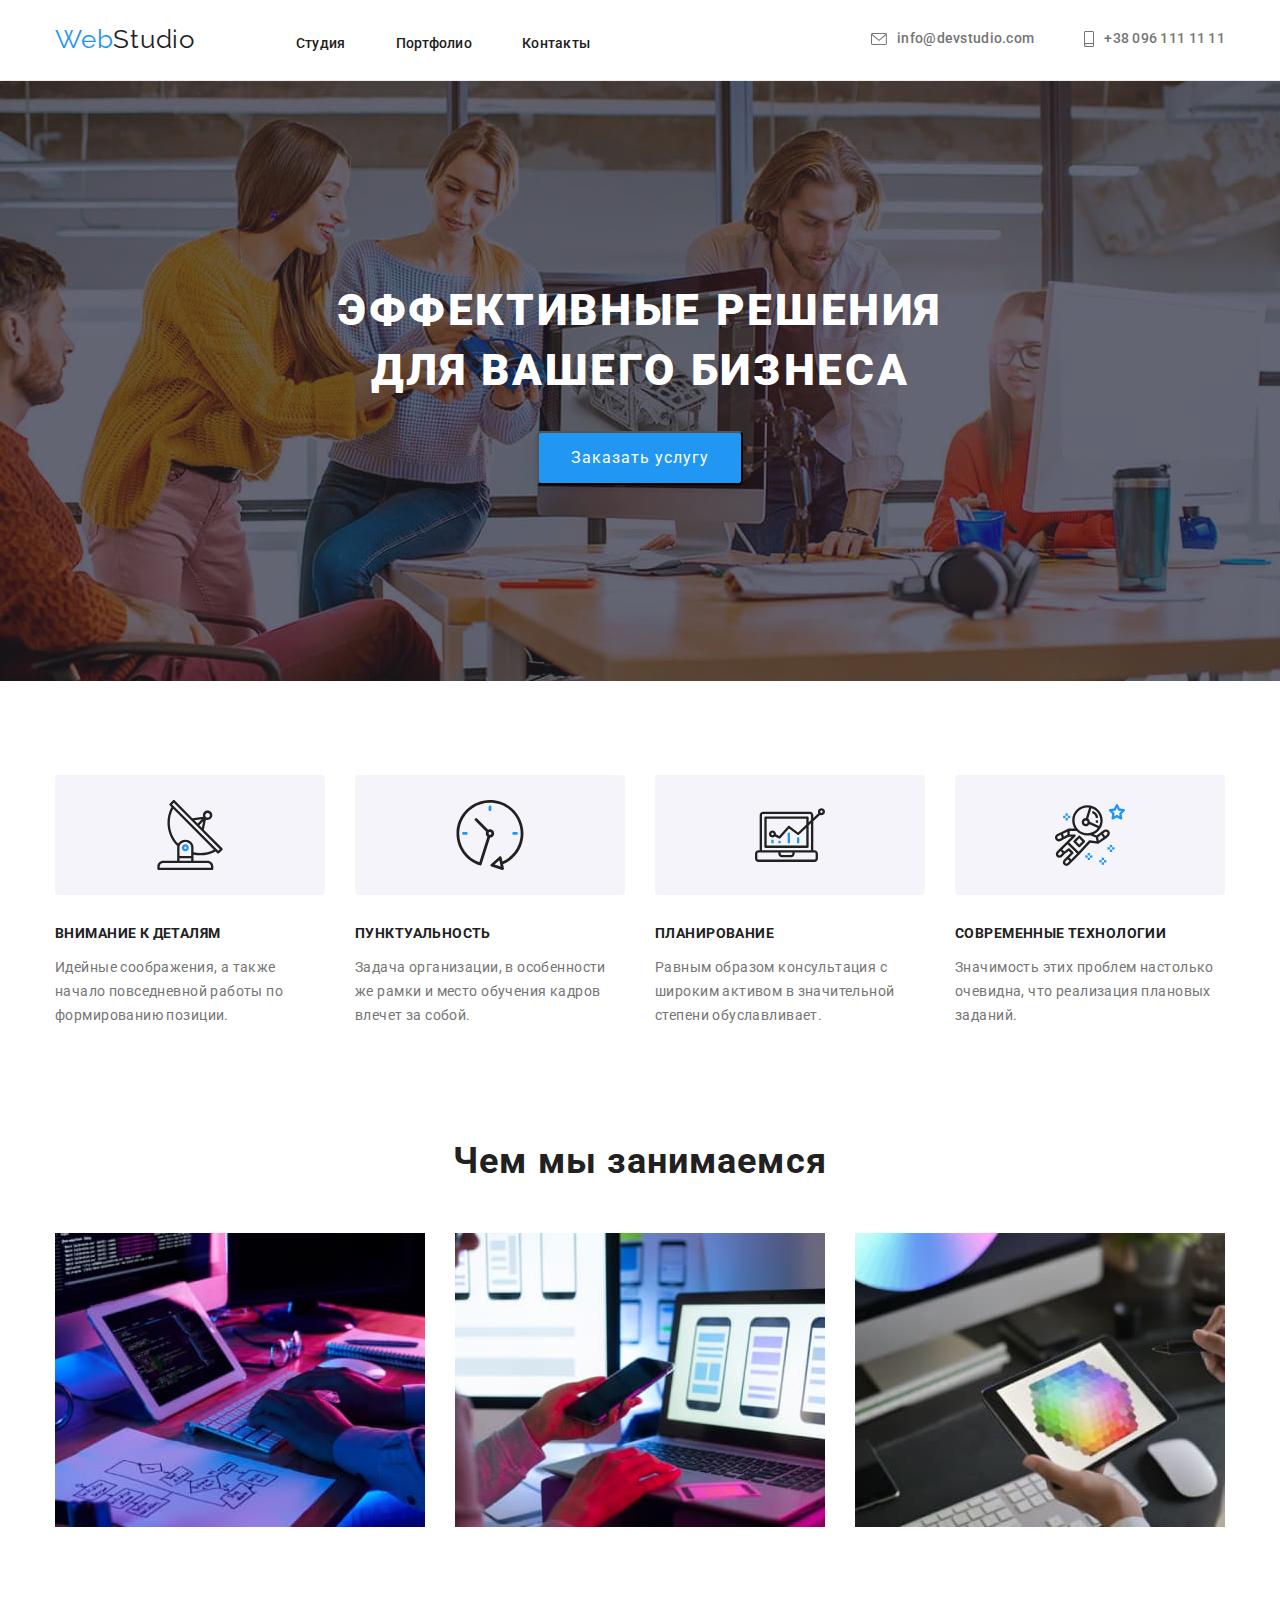
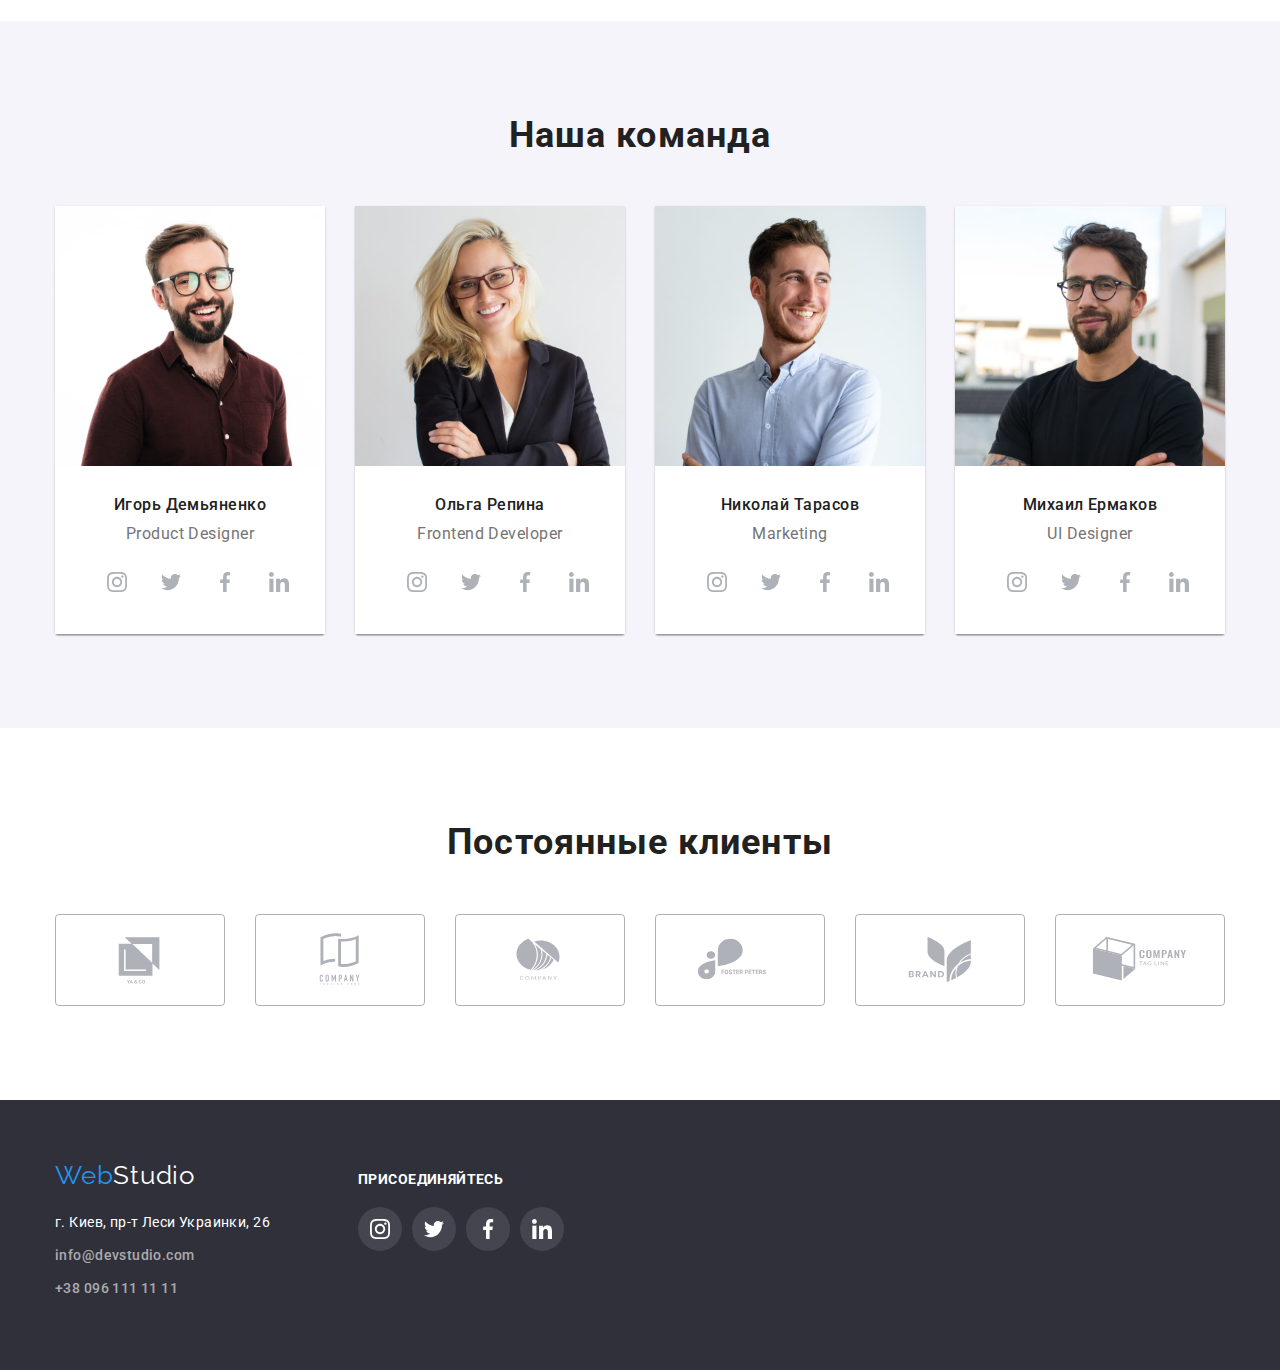
<file: index.html>
<!DOCTYPE html>
<html lang="ru">
  <head>
    <meta charset="UTF-8" />
    <meta http-equiv="X-UA-Compatible" content="IE=edge" />
    <meta name="viewport" content="width=device-width, initial-scale=1.0" />
    <title>WebStudio</title>
    <link
      rel="stylesheet"
      href="https://cdnjs.cloudflare.com/ajax/libs/modern-normalize/1.0.0/modern-normalize.min.css"
    />
    <link rel="preconnect" href="https://fonts.gstatic.com" />
    <link
      href="https://fonts.googleapis.com/css2?family=Raleway:wght@700&family=Roboto:wght@400;500;700;900&display=swap"
      rel="stylesheet"
    />
    <link rel="stylesheet" href="./css/styles.css" />
  </head>

  <body>
    <!--Верхняя линия страницы-->
    <header class="page-header">
      <div class="container">
        <nav class="nav">
          <a href="index.html" class="logo">
            <span class="logo-color">Web</span>Studio
          </a>
          <ul class="site-nav list">
            <li class="link-nav"><a class="link" href="">Студия</a></li>
            <li class="link-nav">
              <a class="link" href="./portfolio.html">Портфолио</a>
            </li>
            <li class="link-nav"><a class="link" href="">Контакты</a></li>
          </ul>
        </nav>
        <ul class="auth-nav list">
          <li class="link-auth">
            <a class="link" href="mailto:info@devstudio.com">
              <svg class="auth-nav-icon" width="16" height="12">
                <use href="./images/icons/sprite.svg#icon-envelope"></use>
              </svg>
              info@devstudio.com</a
            >
          </li>
          <li class="link-auth">
            <a class="link" href="tel:+380961111111">
              <svg class="auth-nav-icon" width="10" height="16">
                <use href="./images/icons/sprite.svg#icon-smartphone"></use>
              </svg>
              +38 096 111 11 11</a
            >
          </li>
        </ul>
      </div>
    </header>
    <main>
      <!--Шапка страницы-->
      <section class="section hero">
        <div class="container hero-content">
          <h1 class="hero-title">ЭФФЕКТИВНЫЕ РЕШЕНИЯ ДЛЯ ВАШЕГО БИЗНЕСА</h1>
          <button type="button" class="hero-btn button">Заказать услугу</button>
        </div>
      </section>

      <section class="section feutures">
        <div class="container">
          <!-- Заголовок в этой секция добавлен для понимания, при оформлении его не будет-->
          <h2 class="feutures-title">Наши особенности</h2>
          <ul class="list feutures-list">
            <li class="feutures-item">
              <div class="feutures-box">
                <svg class="icon-item">
                  <use href="./images/icons/sprite.svg#icon-antenna"></use>
                </svg>
              </div>
              <h3 class="section-title">ВНИМАНИЕ К ДЕТАЛЯМ</h3>
              <p class="section-text">
                Идейные соображения, а также начало повседневной работы по
                формированию позиции.
              </p>
            </li>
            <li class="feutures-item">
              <div class="feutures-box">
                <svg class="icon-item">
                  <use href="./images/icons/sprite.svg#icon-clock"></use>
                </svg>
              </div>
              <h3 class="section-title">ПУНКТУАЛЬНОСТЬ</h3>
              <p class="section-text">
                Задача организации, в особенности же рамки и место обучения
                кадров влечет за собой.
              </p>
            </li>
            <li class="feutures-item">
              <div class="feutures-box">
                <svg class="icon-item">
                  <use href="./images/icons/sprite.svg#icon-diagram"></use>
                </svg>
              </div>
              <h3 class="section-title">ПЛАНИРОВАНИЕ</h3>
              <p class="section-text">
                Равным образом консультация с широким активом в значительной
                степени обуславливает.
              </p>
            </li>
            <li class="feutures-item">
              <div class="feutures-box">
                <svg class="icon-item">
                  <use
                    href="./images/icons/sprite.svg#icon-astronaut"
                    width="70"
                    height="70"
                  ></use>
                </svg>
              </div>
              <h3 class="section-title">СОВРЕМЕННЫЕ ТЕХНОЛОГИИ</h3>
              <p class="section-text">
                Значимость этих проблем настолько очевидна, что реализация
                плановых заданий.
              </p>
            </li>
          </ul>
        </div>
      </section>
      <!--Чем занимается студия-->
      <section class="section work">
        <div class="container">
          <h2 class="work-title">Чем мы занимаемся</h2>
          <ul class="list work-list">
            <li class="work-img">
              <img
                src="./images/boxes/box1.jpg"
                width="370"
                alt="Набор текста на клавиатуре"
              />
            </li>
            <li class="work-img">
              <img
                src="./images/boxes/box2.jpg"
                width="370"
                alt="Телефон в руках"
              />
            </li>
            <li class="work-img">
              <img
                src="./images/boxes/box3.jpg"
                width="370"
                alt="Планшет в руках"
              />
            </li>
          </ul>
        </div>
      </section>
      <!--Team section-->
      <section class="section team">
        <div class="container">
          <!--Команда-->
          <h2 class="team-section">Наша команда</h2>
          <ul class="team-list list">
            <li class="team-img">
              <img
                src="./images/team/ProductDesigner.jpg"
                width="270"
                alt="Игорь Демьяненко"
              />
              <div class="team-name">
                <h3 class="team-title">Игорь Демьяненко</h3>
                <p lang="en" class="team-text">Product Designer</p>
                <ul class="social-icons">
                  <li class="social-icons-item">
                    <a
                      href="https://instagram.com"
                      class="social-icons-link"
                      target="_blank"
                      rel="noopener noreferrer"
                    >
                      <svg class="social-icons-svg">
                        <use
                          href="./images/icons/sprite.svg#icon-instagram"
                        ></use>
                      </svg>
                    </a>
                  </li>
                  <li class="social-icons-item">
                    <a
                      href="https://twitter.com"
                      class="social-icons-link"
                      target="_blank"
                      rel="noopener noreferrer"
                    >
                      <svg class="social-icons-svg">
                        <use
                          href="./images/icons/sprite.svg#icon-twitter"
                        ></use>
                      </svg>
                    </a>
                  </li>
                  <li class="social-icons-item">
                    <a
                      href="https://facebook.com"
                      class="social-icons-link"
                      target="_blank"
                      rel="noopener noreferrer"
                    >
                      <svg class="social-icons-svg">
                        <use
                          href="./images/icons/sprite.svg#icon-facebook"
                        ></use>
                      </svg>
                    </a>
                  </li>
                  <li class="social-icons-item">
                    <a
                      href="https://linkedin.com"
                      class="social-icons-link"
                      target="_blank"
                      rel="noopener noreferrer"
                    >
                      <svg class="social-icons-svg">
                        <use
                          href="./images/icons/sprite.svg#icon-linkedin"
                        ></use>
                      </svg>
                    </a>
                  </li>
                </ul>
              </div>
            </li>
            <li class="team-img">
              <img
                src="./images/team/FrontendDeveloper.jpg"
                width="270"
                alt="Ольга Репина"
              />
              <div class="team-name">
                <h3 class="team-title">Ольга Репина</h3>
                <p lang="en" class="team-text">Frontend Developer</p>
                <ul class="social-icons">
                  <li class="social-icons-item">
                    <a
                      href="https://instagram.com"
                      class="social-icons-link"
                      target="_blank"
                      rel="noopener noreferrer"
                    >
                      <svg class="social-icons-svg">
                        <use
                          href="./images/icons/sprite.svg#icon-instagram"
                        ></use>
                      </svg>
                    </a>
                  </li>
                  <li class="social-icons-item">
                    <a
                      href="https://twitter.com"
                      class="social-icons-link"
                      target="_blank"
                      rel="noopener noreferrer"
                    >
                      <svg class="social-icons-svg">
                        <use
                          href="./images/icons/sprite.svg#icon-twitter"
                        ></use>
                      </svg>
                    </a>
                  </li>
                  <li class="social-icons-item">
                    <a
                      href="https://facebook.com"
                      class="social-icons-link"
                      target="_blank"
                      rel="noopener noreferrer"
                    >
                      <svg class="social-icons-svg">
                        <use
                          href="./images/icons/sprite.svg#icon-facebook"
                        ></use>
                      </svg>
                    </a>
                  </li>
                  <li class="social-icons-item">
                    <a
                      href="https://linkedin.com"
                      class="social-icons-link"
                      target="_blank"
                      rel="noopener noreferrer"
                    >
                      <svg class="social-icons-svg">
                        <use
                          href="./images/icons/sprite.svg#icon-linkedin"
                        ></use>
                      </svg>
                    </a>
                  </li>
                </ul>
              </div>
            </li>
            <li class="team-img">
              <img
                src="./images/team/Marketing.jpg"
                width="270"
                alt="Николай Тарасов"
              />
              <div class="team-name">
                <h3 class="team-title">Николай Тарасов</h3>
                <p lang="en" class="team-text">Marketing</p>
                <ul class="social-icons">
                  <li class="social-icons-item">
                    <a
                      href="https://instagram.com"
                      class="social-icons-link"
                      target="_blank"
                      rel="noopener noreferrer"
                    >
                      <svg class="social-icons-svg">
                        <use
                          href="./images/icons/sprite.svg#icon-instagram"
                        ></use>
                      </svg>
                    </a>
                  </li>
                  <li class="social-icons-item">
                    <a
                      href="https://twitter.com"
                      class="social-icons-link"
                      target="_blank"
                      rel="noopener noreferrer"
                    >
                      <svg class="social-icons-svg">
                        <use
                          href="./images/icons/sprite.svg#icon-twitter"
                        ></use>
                      </svg>
                    </a>
                  </li>
                  <li class="social-icons-item">
                    <a
                      href="https://facebook.com"
                      class="social-icons-link"
                      target="_blank"
                      rel="noopener noreferrer"
                    >
                      <svg class="social-icons-svg">
                        <use
                          href="./images/icons/sprite.svg#icon-facebook"
                        ></use>
                      </svg>
                    </a>
                  </li>
                  <li class="social-icons-item">
                    <a
                      href="https://linkedin.com"
                      class="social-icons-link"
                      target="_blank"
                      rel="noopener noreferrer"
                    >
                      <svg class="social-icons-svg">
                        <use
                          href="./images/icons/sprite.svg#icon-linkedin"
                        ></use>
                      </svg>
                    </a>
                  </li>
                </ul>
              </div>
            </li>
            <li class="team-img">
              <img
                src="./images/team/UIDesigner.jpg"
                width="270"
                alt="Михаил Ермаков"
              />
              <div class="team-name">
                <h3 class="team-title">Михаил Ермаков</h3>
                <p lang="en" class="team-text">UI Designer</p>
                <ul class="social-icons">
                  <li class="social-icons-item">
                    <a
                      href="https://instagram.com"
                      class="social-icons-link"
                      target="_blank"
                      rel="noopener noreferrer"
                    >
                      <svg class="social-icons-svg">
                        <use
                          href="./images/icons/sprite.svg#icon-instagram"
                        ></use>
                      </svg>
                    </a>
                  </li>
                  <li class="social-icons-item">
                    <a
                      href="https://twitter.com"
                      class="social-icons-link"
                      target="_blank"
                      rel="noopener noreferrer"
                    >
                      <svg class="social-icons-svg">
                        <use
                          href="./images/icons/sprite.svg#icon-twitter"
                        ></use>
                      </svg>
                    </a>
                  </li>
                  <li class="social-icons-item">
                    <a
                      href="https://facebook.com"
                      class="social-icons-link"
                      target="_blank"
                      rel="noopener noreferrer"
                    >
                      <svg class="social-icons-svg">
                        <use
                          href="./images/icons/sprite.svg#icon-facebook"
                        ></use>
                      </svg>
                    </a>
                  </li>
                  <li class="social-icons-item">
                    <a
                      href="https://linkedin.com"
                      class="social-icons-link"
                      target="_blank"
                      rel="noopener noreferrer"
                    >
                      <svg class="social-icons-svg">
                        <use
                          href="./images/icons/sprite.svg#icon-linkedin"
                        ></use>
                      </svg>
                    </a>
                  </li>
                </ul>
              </div>
            </li>
          </ul>
        </div>
      </section>
      <!--Clients section hw4-->
      <section class="section clients">
        <div class="container">
          <h2 class="section-title">Постоянные клиенты</h2>
          <ul class="clients-list list">
            <li class="clients-item">
              <div class="clients-box">
                <a href="" class="client-link link">
                  <svg class="clients-icon">
                    <use
                      class="client-icon-svg"
                      href="./images/icons/sprite.svg#icon-Logo1"
                    ></use>
                  </svg>
                </a>
              </div>
            </li>
            <li class="clients-item">
              <div class="clients-box">
                <a href="" class="client-link link">
                  <svg class="clients-icon">
                    <use
                      class="client-icon-svg"
                      href="./images/icons/sprite.svg#icon-Logo2"
                    ></use>
                  </svg>
                </a>
              </div>
            </li>
            <li class="clients-item">
              <div class="clients-box">
                <a href="" class="client-link link">
                  <svg class="clients-icon">
                    <use
                      class="client-icon-svg"
                      href="./images/icons/sprite.svg#icon-Logo3"
                    ></use>
                  </svg>
                </a>
              </div>
            </li>
            <li class="clients-item">
              <div class="clients-box">
                <a href="" class="client-link link">
                  <svg class="clients-icon">
                    <use
                      class="client-icon-svg"
                      href="./images/icons/sprite.svg#icon-Logo4"
                    ></use>
                  </svg>
                </a>
              </div>
            </li>
            <li class="clients-item">
              <div class="clients-box">
                <a href="" class="client-link link">
                  <svg class="clients-icon">
                    <use
                      class="client-icon-svg"
                      href="./images/icons/sprite.svg#icon-Logo5"
                    ></use>
                  </svg>
                </a>
              </div>
            </li>
            <li class="clients-item">
              <div class="clients-box">
                <a href="" class="client-link link">
                  <svg class="clients-icon">
                    <use
                      class="client-icon-svg"
                      href="./images/icons/sprite.svg#icon-Logo6"
                    ></use>
                  </svg>
                </a>
              </div>
            </li>
          </ul>
        </div>
      </section>
    </main>
    <!--Футер-->
    <footer class="section footer">
      <div class="container flex-container">
        <div class="footer-contacts">
          <a href="./index.html" class="logo"
            ><span class="logo-color">Web</span>Studio
          </a>
          <address class="address">
            г. Киев, пр-т Леси Украинки, 26 <br />
            <ul class="auth-nav list">
              <li>
                <a class="link" href="mailto:info@devstudio.com"
                  >info@devstudio.com</a
                >
              </li>
              <li>
                <a class="link" href="tel:+380961111111">+38 096 111 11 11</a>
              </li>
            </ul>
          </address>
        </div>
        <div class="social-links">
          <h3 class="section-title">ПРИСОЕДИНЯЙТЕСЬ</h3>
          <ul class="social-links-list list">
            <li class="social-links-item">
              <a
                href="https://instagram.com"
                class="social-icons-link"
                target="_blank"
                rel="noopener noreferrer"
              >
                <svg class="social-icons-svg">
                  <use href="./images/icons/sprite.svg#icon-instagram"></use>
                </svg>
              </a>
            </li>
            <li class="social-links-item">
              <a
                href="https://twitter.com"
                class="social-icons-link"
                target="_blank"
                rel="noopener noreferrer"
              >
                <svg class="social-icons-svg">
                  <use href="./images/icons/sprite.svg#icon-twitter"></use>
                </svg>
              </a>
            </li>
            <li class="social-links-item">
              <a
                href="https://facebook.com"
                class="social-icons-link"
                target="_blank"
                rel="noopener noreferrer"
              >
                <svg class="social-icons-svg">
                  <use href="./images/icons/sprite.svg#icon-facebook"></use>
                </svg>
              </a>
            </li>
            <li class="social-links-item">
              <a
                href="https://linkedin.com"
                class="social-icons-link"
                target="_blank"
                rel="noopener noreferrer"
              >
                <svg class="social-icons-svg">
                  <use href="./images/icons/sprite.svg#icon-linkedin"></use>
                </svg>
              </a>
            </li>
          </ul>
        </div>
      </div>
    </footer>
  </body>
</html>
</file>
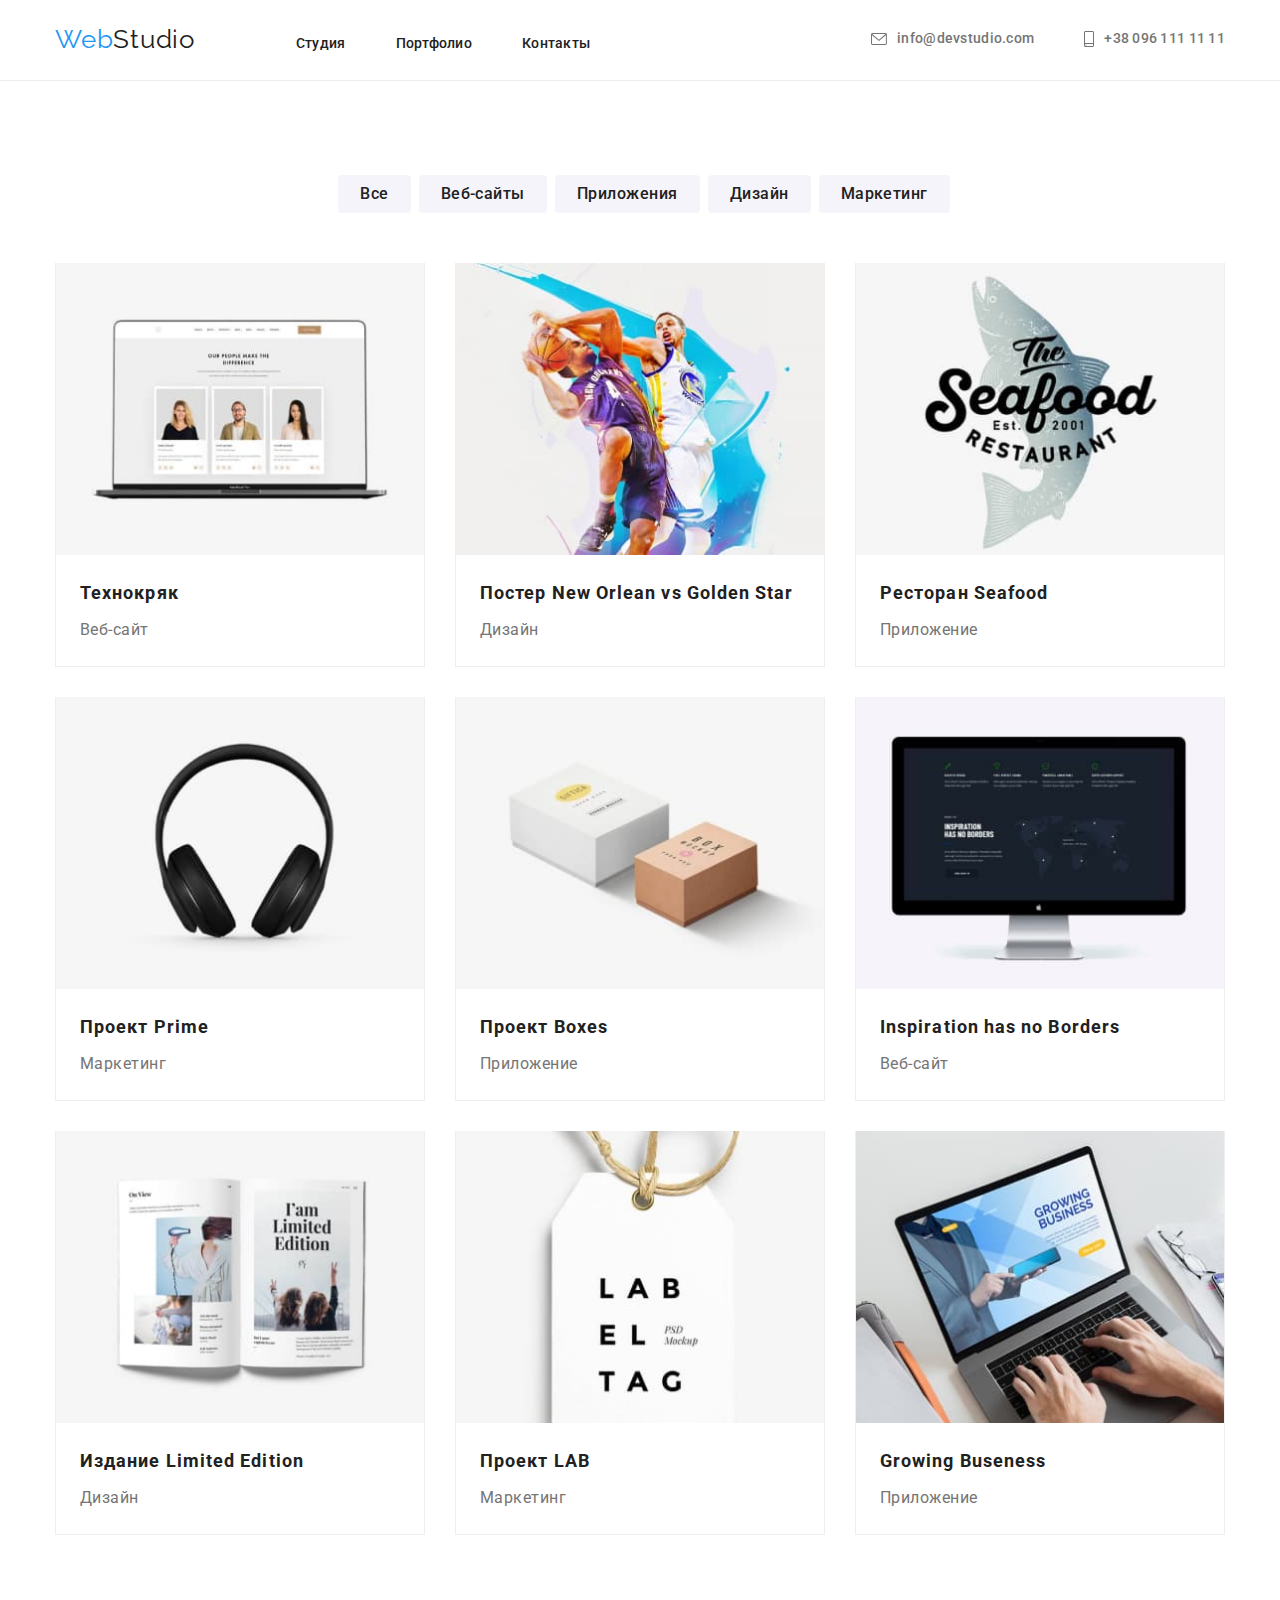
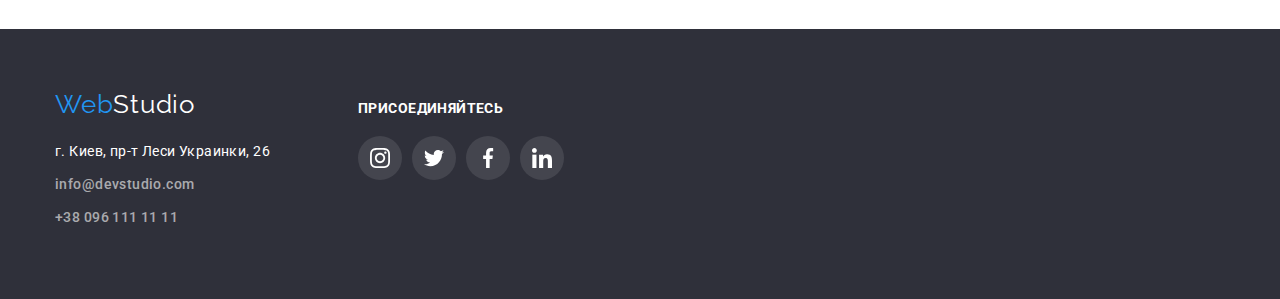
<file: portfolio.html>
<!DOCTYPE html>
<html lang="ru">
  <head>
    <meta charset="UTF-8" />
    <meta http-equiv="X-UA-Compatible" content="IE=edge" />
    <meta name="viewport" content="width=device-width, initial-scale=1.0" />
    <title>WebStudio</title>
    <link
      rel="stylesheet"
      href="https://cdnjs.cloudflare.com/ajax/libs/modern-normalize/1.0.0/modern-normalize.min.css"
    />
    <link rel="preconnect" href="https://fonts.gstatic.com" />
    <link
      href="https://fonts.googleapis.com/css2?family=Raleway:wght@700&family=Roboto:wght@400;500;700;900&display=swap"
      rel="stylesheet"
    />
    <link rel="stylesheet" href="./css/styles.css" />
  </head>
  <body>
    <!--Верхняя линия страницы-->
    <header class="page-header">
      <div class="container">
        <nav class="nav">
          <a href="index.html" class="logo">
            <span class="logo-color">Web</span>Studio
          </a>
          <ul class="site-nav list">
            <li class="link-nav">
              <a class="link" href="./index.html">Студия</a>
            </li>
            <li class="link-nav">
              <a class="link" href="./portfolio.html">Портфолио</a>
            </li>
            <li class="link-nav"><a class="link" href="">Контакты</a></li>
          </ul>
        </nav>
        <ul class="auth-nav list">
          <li class="link-auth">
            <a class="link" href="mailto:info@devstudio.com">
              <svg class="auth-nav-icon" width="16" height="12">
                <use href="./images/icons/sprite.svg#icon-envelope"></use>
              </svg>
              info@devstudio.com</a
            >
          </li>
          <li class="link-auth">
            <a class="link" href="tel:+380961111111">
              <svg class="auth-nav-icon" width="10" height="16">
                <use href="./images/icons/sprite.svg#icon-smartphone"></use>
              </svg>
              +38 096 111 11 11</a
            >
          </li>
        </ul>
      </div>
    </header>
    <!--Шапка страницы портфолио-->
    <main>
      <section class="section portfolio">
        <div class="container">
          <h1 class="our-works">Наши работы</h1>
          <nav>
            <ul class="button-nav list">
              <li class="btn-item">
                <button type="button" class="button">Все</button>
              </li>
              <li class="btn-item">
                <button type="button" class="button">Веб-сайты</button>
              </li>
              <li class="btn-item">
                <button type="button" class="button">Приложения</button>
              </li>
              <li class="btn-item">
                <button type="button" class="button">Дизайн</button>
              </li>
              <li class="btn-item">
                <button type="button" class="button">Маркетинг</button>
              </li>
            </ul>
          </nav>

          <!--Галерея работ-->
          <ul class="gallery-list list">
            <li class="gallery-item">
              <img
                src="./images/portfolio/website1.jpg"
                width="370"
                alt="Технокряк"
              />
              <div class="portfolio-list">
                <h2 class="section-title">Технокряк</h2>
                <p class="section-text">Веб-сайт</p>
              </div>
            </li>
            <li class="gallery-item">
              <img
                src="./images/portfolio/poster.jpg"
                width="370"
                alt="Постер"
              />
              <div class="portfolio-list">
                <h2 class="section-title">Постер New Orlean vs Golden Star</h2>
                <p class="section-text">Дизайн</p>
              </div>
            </li>
            <li class="gallery-item">
              <img
                src="./images/portfolio/reastaurant.jpg"
                width="370"
                alt="Ресторан"
              />
              <div class="portfolio-list">
                <h2 class="section-title">Ресторан Seafood</h2>
                <p class="section-text">Приложение</p>
              </div>
            </li>
            <li class="gallery-item">
              <img
                src="./images/portfolio/marketing.jpg"
                width="370"
                alt="Проект Prime"
              />
              <div class="portfolio-list">
                <h2 class="section-title">Проект Prime</h2>
                <p class="section-text">Маркетинг</p>
              </div>
            </li>
            <li class="gallery-item">
              <img
                src="./images/portfolio/boxes.jpg"
                width="370"
                alt="Проект Boxes"
              />
              <div class="portfolio-list">
                <h2 class="section-title">Проект Boxes</h2>
                <p class="section-text">Приложение</p>
              </div>
            </li>
            <li class="gallery-item">
              <img
                src="./images/portfolio/website2.jpg"
                width="370"
                alt="Inspiration has no Borders"
              />
              <div class="portfolio-list">
                <h2 class="section-title">Inspiration has no Borders</h2>
                <p class="section-text">Веб-сайт</p>
              </div>
            </li>
            <li class="gallery-item">
              <img
                src="./images/portfolio/magazine.jpg"
                width="370"
                alt="Издание Limited Edition"
              />
              <div class="portfolio-list">
                <h2 class="section-title">Издание Limited Edition</h2>
                <p class="section-text">Дизайн</p>
              </div>
            </li>
            <li class="gallery-item">
              <img
                src="./images/portfolio/lab.jpg"
                width="370"
                alt="Проект LAB"
              />
              <div class="portfolio-list">
                <h2 class="section-title">Проект LAB</h2>
                <p class="section-text">Маркетинг</p>
              </div>
            </li>
            <li class="gallery-item">
              <img
                src="./images/portfolio/business.jpg"
                width="370"
                alt="Growing Buseness"
              />
              <div class="portfolio-list">
                <h2 class="section-title">Growing Buseness</h2>
                <p class="section-text">Приложение</p>
              </div>
            </li>
          </ul>
        </div>
      </section>
    </main>

    <!--Футер-->
    <footer class="section footer">
      <div class="container flex-container">
        <div class="footer-contacts">
          <a href="./index.html" class="logo"
            ><span class="logo-color">Web</span>Studio
          </a>
          <address class="address">
            г. Киев, пр-т Леси Украинки, 26 <br />
            <ul class="auth-nav list">
              <li>
                <a class="link" href="mailto:info@devstudio.com"
                  >info@devstudio.com</a
                >
              </li>
              <li>
                <a class="link" href="tel:+380961111111">+38 096 111 11 11</a>
              </li>
            </ul>
          </address>
        </div>
        <div class="social-links">
          <h3 class="section-title">ПРИСОЕДИНЯЙТЕСЬ</h3>
          <ul class="social-links-list list">
            <li class="social-links-item">
              <a
                href="https://instagram.com"
                class="social-icons-link"
                target="_blank"
                rel="noopener noreferrer"
              >
                <svg class="social-icons-svg">
                  <use href="./images/icons/sprite.svg#icon-instagram"></use>
                </svg>
              </a>
            </li>
            <li class="social-links-item">
              <a
                href="https://twitter.com"
                class="social-icons-link"
                target="_blank"
                rel="noopener noreferrer"
              >
                <svg class="social-icons-svg">
                  <use href="./images/icons/sprite.svg#icon-twitter"></use>
                </svg>
              </a>
            </li>
            <li class="social-links-item">
              <a
                href="https://facebook.com"
                class="social-icons-link"
                target="_blank"
                rel="noopener noreferrer"
              >
                <svg class="social-icons-svg">
                  <use href="./images/icons/sprite.svg#icon-facebook"></use>
                </svg>
              </a>
            </li>
            <li class="social-links-item">
              <a
                href="https://linkedin.com"
                class="social-icons-link"
                target="_blank"
                rel="noopener noreferrer"
              >
                <svg class="social-icons-svg">
                  <use href="./images/icons/sprite.svg#icon-linkedin"></use>
                </svg>
              </a>
            </li>
          </ul>
        </div>
      </div>
    </footer>
  </body>
</html>
</file>
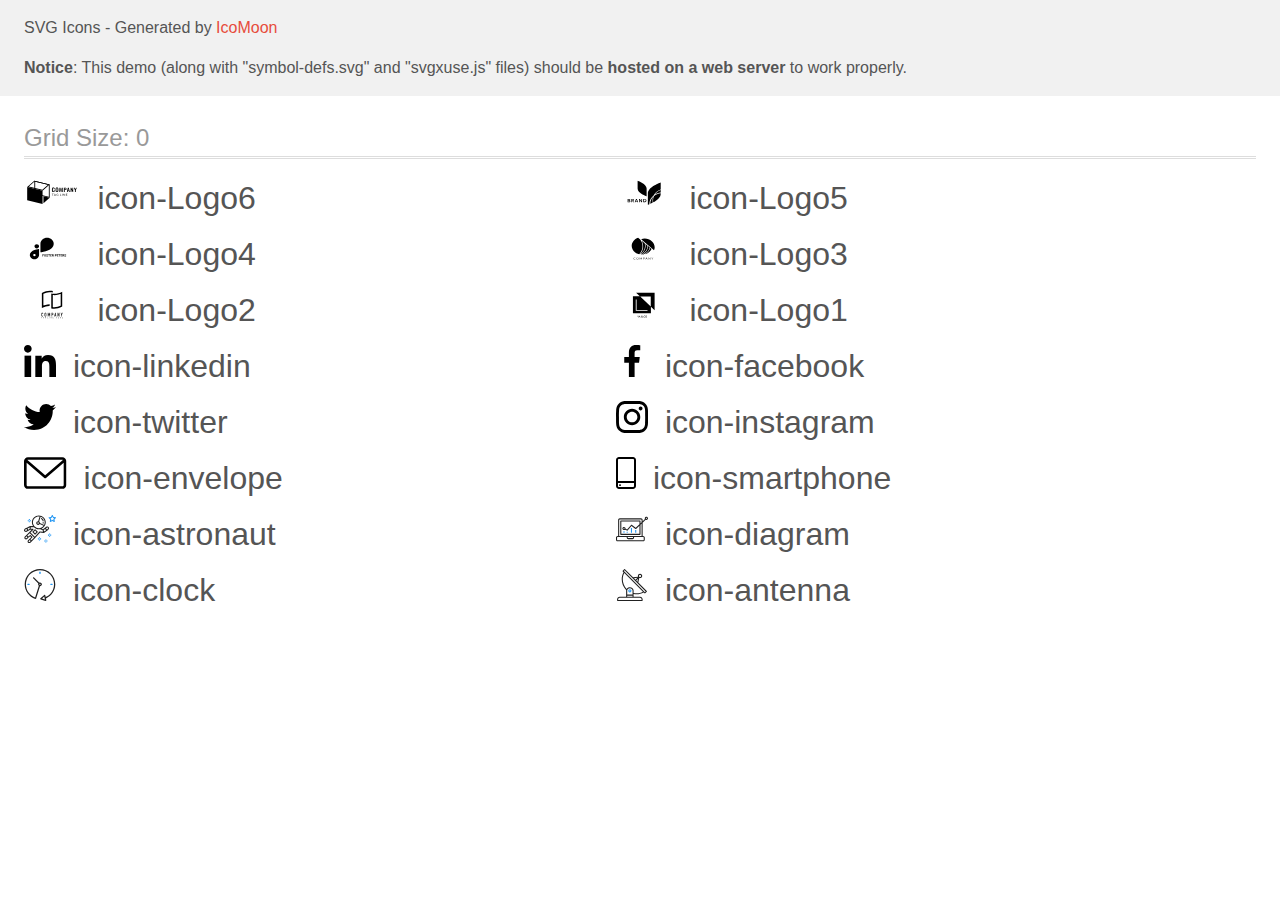
<file: images/icons/icomoon/demo-external-svg.html>
<!doctype html>
<html>
<head>
    <title>IcoMoon - SVG Icons</title>
    <meta charset="utf-8">
    <meta name="viewport" content="width=device-width, initial-scale=1">
    <link rel="stylesheet" href="demo-files/demo.css">
    <link rel="stylesheet" href="style.css">
</head>
<body>
<header class="bgc1 clearfix">
<div class="mhl">
    <p>SVG Icons - Generated by <a href="https://icomoon.io/app">IcoMoon</a></p><p><strong>Notice</strong>: This demo (along with "symbol-defs.svg" and "svgxuse.js" files) should be <b>hosted on a web server</b> to work properly.</p>
</div>
</header>
    <div class="clearfix mhl ptl">
        <h1 class="mvm mtn fgc1">Grid Size: 0</h1>
        <div class="glyph fs1">
            <div class="clearfix pbs">
                <svg class="icon icon-Logo6"><use xlink:href="symbol-defs.svg#icon-Logo6"></use></svg><span class="name"> icon-Logo6</span>
            </div>
        </div>
        <div class="glyph fs1">
            <div class="clearfix pbs">
                <svg class="icon icon-Logo5"><use xlink:href="symbol-defs.svg#icon-Logo5"></use></svg><span class="name"> icon-Logo5</span>
            </div>
        </div>
        <div class="glyph fs1">
            <div class="clearfix pbs">
                <svg class="icon icon-Logo4"><use xlink:href="symbol-defs.svg#icon-Logo4"></use></svg><span class="name"> icon-Logo4</span>
            </div>
        </div>
        <div class="glyph fs1">
            <div class="clearfix pbs">
                <svg class="icon icon-Logo3"><use xlink:href="symbol-defs.svg#icon-Logo3"></use></svg><span class="name"> icon-Logo3</span>
            </div>
        </div>
        <div class="glyph fs1">
            <div class="clearfix pbs">
                <svg class="icon icon-Logo2"><use xlink:href="symbol-defs.svg#icon-Logo2"></use></svg><span class="name"> icon-Logo2</span>
            </div>
        </div>
        <div class="glyph fs1">
            <div class="clearfix pbs">
                <svg class="icon icon-Logo1"><use xlink:href="symbol-defs.svg#icon-Logo1"></use></svg><span class="name"> icon-Logo1</span>
            </div>
        </div>
        <div class="glyph fs1">
            <div class="clearfix pbs">
                <svg class="icon icon-linkedin"><use xlink:href="symbol-defs.svg#icon-linkedin"></use></svg><span class="name"> icon-linkedin</span>
            </div>
        </div>
        <div class="glyph fs1">
            <div class="clearfix pbs">
                <svg class="icon icon-facebook"><use xlink:href="symbol-defs.svg#icon-facebook"></use></svg><span class="name"> icon-facebook</span>
            </div>
        </div>
        <div class="glyph fs1">
            <div class="clearfix pbs">
                <svg class="icon icon-twitter"><use xlink:href="symbol-defs.svg#icon-twitter"></use></svg><span class="name"> icon-twitter</span>
            </div>
        </div>
        <div class="glyph fs1">
            <div class="clearfix pbs">
                <svg class="icon icon-instagram"><use xlink:href="symbol-defs.svg#icon-instagram"></use></svg><span class="name"> icon-instagram</span>
            </div>
        </div>
        <div class="glyph fs1">
            <div class="clearfix pbs">
                <svg class="icon icon-envelope"><use xlink:href="symbol-defs.svg#icon-envelope"></use></svg><span class="name"> icon-envelope</span>
            </div>
        </div>
        <div class="glyph fs1">
            <div class="clearfix pbs">
                <svg class="icon icon-smartphone"><use xlink:href="symbol-defs.svg#icon-smartphone"></use></svg><span class="name"> icon-smartphone</span>
            </div>
        </div>
        <div class="glyph fs1">
            <div class="clearfix pbs">
                <svg class="icon icon-astronaut"><use xlink:href="symbol-defs.svg#icon-astronaut"></use></svg><span class="name"> icon-astronaut</span>
            </div>
        </div>
        <div class="glyph fs1">
            <div class="clearfix pbs">
                <svg class="icon icon-diagram"><use xlink:href="symbol-defs.svg#icon-diagram"></use></svg><span class="name"> icon-diagram</span>
            </div>
        </div>
        <div class="glyph fs1">
            <div class="clearfix pbs">
                <svg class="icon icon-clock"><use xlink:href="symbol-defs.svg#icon-clock"></use></svg><span class="name"> icon-clock</span>
            </div>
        </div>
        <div class="glyph fs1">
            <div class="clearfix pbs">
                <svg class="icon icon-antenna"><use xlink:href="symbol-defs.svg#icon-antenna"></use></svg><span class="name"> icon-antenna</span>
            </div>
        </div>
  </div>
<script defer src="svgxuse.js"></script>
</body>
</html>
</file>
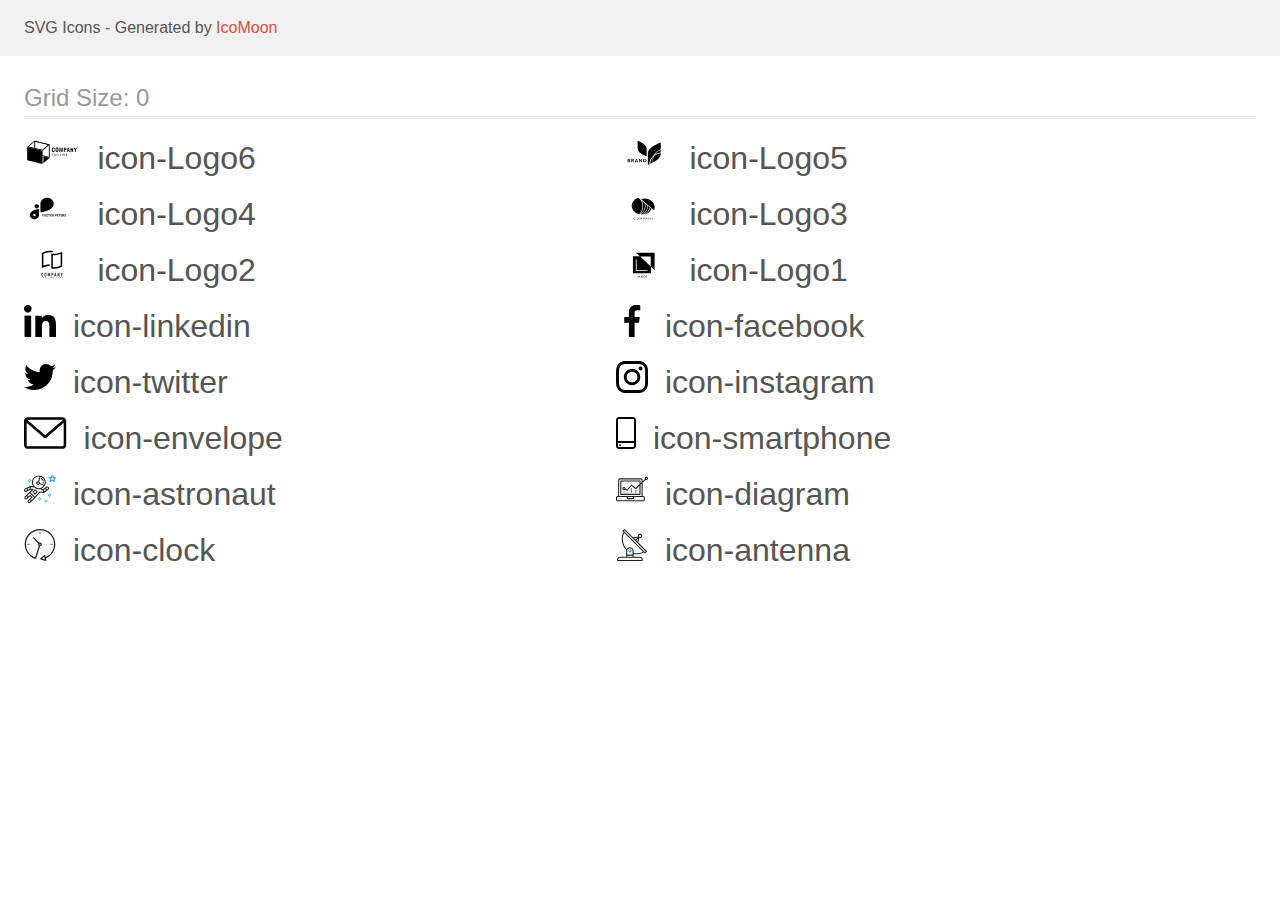
<file: images/icons/icomoon/demo.html>
<!doctype html>
<html>
<head>
    <title>IcoMoon - SVG Icons</title>
    <meta charset="utf-8">
    <meta name="viewport" content="width=device-width, initial-scale=1">
    <link rel="stylesheet" href="demo-files/demo.css">
    <link rel="stylesheet" href="style.css">
</head>
<body>
<svg aria-hidden="true" style="position: absolute; width: 0; height: 0; overflow: hidden;" version="1.1" xmlns="http://www.w3.org/2000/svg" xmlns:xlink="http://www.w3.org/1999/xlink">
<defs>
<symbol id="icon-Logo6" viewBox="0 0 57 32">
<path d="M28.493 14.618c-0.236-0.315-0.349-0.686-0.323-1.061v-1.538c0-0.471 0.107-0.83 0.321-1.075s0.581-0.367 1.102-0.366c0.489 0 0.836 0.104 1.042 0.313 0.224 0.266 0.333 0.592 0.308 0.92v0.361h-0.875v-0.366c0.003-0.12-0.005-0.24-0.025-0.358-0.013-0.081-0.057-0.156-0.125-0.213-0.090-0.061-0.203-0.091-0.317-0.083-0.12-0.008-0.239 0.024-0.333 0.088-0.076 0.063-0.127 0.145-0.145 0.235-0.025 0.126-0.037 0.253-0.034 0.38v1.866c-0.014 0.18 0.025 0.36 0.112 0.524 0.044 0.055 0.104 0.099 0.175 0.127s0.149 0.038 0.226 0.029c0.112 0.008 0.223-0.022 0.31-0.084 0.071-0.061 0.117-0.141 0.13-0.227 0.020-0.124 0.030-0.249 0.027-0.374v-0.379h0.875v0.346c0.025 0.342-0.082 0.682-0.303 0.967-0.201 0.228-0.544 0.343-1.047 0.343s-0.884-0.122-1.1-0.375z"></path>
<path d="M32.137 14.633c-0.221-0.239-0.332-0.588-0.332-1.050v-1.617c0-0.457 0.11-0.802 0.332-1.037s0.591-0.351 1.109-0.35c0.515 0 0.882 0.117 1.103 0.35 0.221 0.235 0.333 0.58 0.333 1.037v1.617c0 0.457-0.112 0.807-0.337 1.048s-0.591 0.361-1.1 0.361c-0.509 0-0.886-0.122-1.109-0.36zM33.654 14.245c0.079-0.15 0.115-0.314 0.105-0.479v-1.98c0.010-0.161-0.025-0.322-0.103-0.469-0.044-0.057-0.106-0.101-0.179-0.129s-0.152-0.037-0.231-0.027c-0.079-0.009-0.159 0-0.231 0.028s-0.135 0.072-0.18 0.129c-0.080 0.146-0.116 0.308-0.105 0.469v1.99c-0.011 0.165 0.025 0.329 0.105 0.479 0.051 0.050 0.114 0.091 0.185 0.119s0.147 0.042 0.225 0.042c0.078 0 0.154-0.014 0.225-0.042s0.134-0.068 0.185-0.119v-0.009z"></path>
<path d="M35.735 10.626h0.942l0.708 2.984 0.725-2.984h0.917l0.092 4.308h-0.678l-0.072-2.994-0.699 2.994h-0.544l-0.725-3.005-0.067 3.005h-0.685l0.085-4.308z"></path>
<path d="M40.176 10.626h1.468c0.846 0 1.268 0.408 1.268 1.223 0 0.781-0.445 1.171-1.335 1.17h-0.5v1.915h-0.906l0.005-4.308zM41.43 12.467c0.090 0.010 0.18 0.003 0.266-0.021s0.165-0.063 0.232-0.115c0.104-0.146 0.15-0.316 0.13-0.486 0.005-0.131-0.010-0.263-0.044-0.391-0.013-0.043-0.036-0.083-0.067-0.118s-0.070-0.065-0.114-0.087c-0.126-0.052-0.265-0.076-0.404-0.069h-0.352v1.287h0.352z"></path>
<path d="M44.218 10.626h0.973l0.998 4.308h-0.844l-0.197-0.993h-0.868l-0.203 0.993h-0.857l0.998-4.308zM45.050 13.441l-0.339-1.808-0.339 1.808h0.678z"></path>
<path d="M46.996 10.626h0.634l1.214 2.457v-2.457h0.752v4.308h-0.603l-1.221-2.565v2.565h-0.777l0.002-4.308z"></path>
<path d="M51.357 13.291l-1.009-2.659h0.85l0.616 1.708 0.578-1.708h0.832l-0.997 2.659v1.642h-0.87v-1.642z"></path>
<path d="M29.892 16.817v0.225h-0.739v1.75h-0.31v-1.75h-0.743v-0.225h1.792z"></path>
<path d="M32.209 18.793h-0.239c-0.024 0.001-0.048-0.005-0.067-0.019-0.018-0.011-0.032-0.027-0.040-0.045l-0.214-0.469h-1.026l-0.214 0.469c-0.006 0.020-0.017 0.038-0.033 0.053-0.019 0.013-0.043 0.020-0.067 0.019h-0.239l0.906-1.976h0.315l0.917 1.968zM30.709 18.059h0.855l-0.362-0.804c-0.027-0.061-0.049-0.123-0.067-0.186-0.013 0.038-0.024 0.073-0.034 0.105l-0.033 0.083-0.359 0.802z"></path>
<path d="M33.771 18.599c0.057 0.003 0.114 0.003 0.17 0 0.049-0.004 0.097-0.012 0.145-0.023 0.044-0.009 0.088-0.021 0.13-0.036 0.040-0.014 0.080-0.031 0.121-0.048v-0.444h-0.362c-0.009 0-0.018-0.001-0.026-0.003s-0.016-0.007-0.023-0.012c-0.006-0.004-0.011-0.010-0.014-0.016s-0.005-0.013-0.004-0.020v-0.152h0.703v0.757c-0.057 0.035-0.118 0.067-0.181 0.094-0.065 0.028-0.132 0.050-0.201 0.067-0.074 0.019-0.15 0.032-0.227 0.041-0.088 0.008-0.176 0.013-0.264 0.012-0.156 0.001-0.311-0.024-0.457-0.073-0.136-0.047-0.259-0.117-0.362-0.206-0.101-0.090-0.18-0.196-0.234-0.313-0.057-0.131-0.085-0.27-0.083-0.41-0.002-0.141 0.026-0.281 0.082-0.413 0.052-0.117 0.132-0.224 0.234-0.313 0.103-0.089 0.227-0.159 0.362-0.205 0.155-0.050 0.32-0.075 0.486-0.074 0.084-0 0.169 0.006 0.252 0.017 0.074 0.010 0.146 0.027 0.216 0.050 0.063 0.021 0.124 0.047 0.181 0.078 0.056 0.031 0.108 0.065 0.158 0.103l-0.087 0.122c-0.007 0.011-0.017 0.021-0.029 0.027s-0.027 0.010-0.041 0.010c-0.020-0.001-0.040-0.006-0.056-0.016-0.027-0.013-0.056-0.028-0.089-0.047-0.038-0.021-0.079-0.039-0.121-0.053-0.054-0.019-0.11-0.033-0.167-0.044-0.076-0.012-0.153-0.018-0.23-0.017-0.12-0.001-0.238 0.017-0.35 0.055-0.101 0.035-0.192 0.088-0.266 0.156-0.075 0.071-0.132 0.155-0.169 0.246-0.081 0.214-0.081 0.445 0 0.659 0.040 0.093 0.101 0.178 0.181 0.249 0.074 0.068 0.164 0.121 0.265 0.156 0.115 0.034 0.237 0.047 0.359 0.039z"></path>
<path d="M36.659 18.567h0.989v0.225h-1.292v-1.976h0.31l-0.007 1.75z"></path>
<path d="M38.678 18.792h-0.31v-1.976h0.31v1.976z"></path>
<path d="M39.83 16.826c0.018 0.009 0.034 0.021 0.047 0.036l1.324 1.489c-0.002-0.023-0.002-0.047 0-0.070 0-0.022 0-0.044 0-0.064v-1.408h0.27v1.984h-0.156c-0.023 0.002-0.046-0.002-0.067-0.011-0.019-0.010-0.035-0.023-0.049-0.038l-1.323-1.488c0 0.023 0 0.045 0 0.067s0 0.042 0 0.061v1.408h-0.259v-1.976h0.161c0.017 0 0.035 0.003 0.051 0.009z"></path>
<path d="M43.753 16.817v0.217h-1.098v0.652h0.89v0.21h-0.89v0.674h1.098v0.217h-1.417v-1.971h1.417z"></path>
<path d="M11.286 4.616l13.757 3.372v11.818l-13.757-3.371v-11.819zM10.404 3.609v13.401l15.52 3.806v-13.399l-15.52-3.807z"></path>
<path d="M18.722 27.036l-15.522-3.809v-13.399l15.522 3.807v13.401z"></path>
<path d="M10.661 4.465l13.578 3.33-5.774 4.987-13.58-3.332 5.776-4.985zM10.404 3.609l-7.204 6.219 15.522 3.807 7.202-6.219-15.52-3.807z"></path>
<path d="M19.595 26.282l6.329-5.465-6.329-1.553v7.018z"></path>
</symbol>
<symbol id="icon-Logo5" viewBox="0 0 57 32">
<path d="M14.27 23.859c0.13 0.147 0.199 0.332 0.196 0.521 0.007 0.123-0.017 0.247-0.070 0.361s-0.132 0.216-0.233 0.297c-0.252 0.175-0.565 0.26-0.881 0.24h-1.549v-3.302h1.517c0.299-0.018 0.596 0.059 0.84 0.219 0.098 0.075 0.176 0.17 0.227 0.277s0.074 0.224 0.068 0.341c0.009 0.182-0.054 0.361-0.176 0.505-0.118 0.131-0.28 0.222-0.462 0.258 0.205 0.034 0.391 0.134 0.523 0.282zM12.454 23.36h0.648c0.147 0.010 0.294-0.029 0.412-0.11 0.049-0.040 0.087-0.090 0.111-0.146s0.034-0.116 0.028-0.176c0.005-0.060-0.005-0.12-0.029-0.175s-0.061-0.106-0.108-0.147c-0.122-0.083-0.273-0.123-0.425-0.111h-0.638v0.866zM13.578 24.627c0.052-0.041 0.093-0.093 0.12-0.151s0.038-0.121 0.034-0.184c0.004-0.064-0.008-0.127-0.035-0.186s-0.069-0.111-0.121-0.153c-0.127-0.086-0.283-0.128-0.44-0.119h-0.68v0.908h0.689c0.155 0.008 0.309-0.032 0.435-0.114z"></path>
<path d="M17.371 25.278l-0.844-1.291h-0.317v1.291h-0.726v-3.302h1.374c0.346-0.022 0.689 0.078 0.957 0.281 0.192 0.179 0.308 0.415 0.327 0.666s-0.061 0.499-0.224 0.7c-0.17 0.178-0.401 0.296-0.655 0.336l0.898 1.32h-0.789zM16.21 23.538h0.594c0.412 0 0.618-0.167 0.618-0.5 0.004-0.068-0.007-0.136-0.033-0.2s-0.066-0.122-0.118-0.171c-0.13-0.099-0.298-0.147-0.467-0.134h-0.601l0.007 1.005z"></path>
<path d="M21.339 24.614h-1.446l-0.255 0.665h-0.761l1.328-3.265h0.823l1.323 3.265h-0.761l-0.25-0.665zM21.145 24.114l-0.529-1.394-0.529 1.394h1.057z"></path>
<path d="M26.305 25.278h-0.721l-1.616-2.245v2.245h-0.719v-3.302h0.719l1.616 2.258v-2.258h0.721v3.302z"></path>
<path d="M30.417 24.488c-0.149 0.249-0.376 0.452-0.652 0.582-0.314 0.145-0.662 0.217-1.013 0.208h-1.283v-3.302h1.283c0.351-0.008 0.698 0.061 1.013 0.203 0.276 0.127 0.503 0.328 0.652 0.576 0.148 0.269 0.226 0.565 0.226 0.866s-0.077 0.598-0.226 0.866zM29.593 24.409c0.206-0.219 0.319-0.499 0.319-0.788s-0.113-0.569-0.319-0.788c-0.249-0.199-0.573-0.3-0.902-0.281h-0.5v2.137h0.5c0.329 0.019 0.654-0.082 0.902-0.281z"></path>
<path d="M21.79 3.609c0 0 9.301 3.215 9.103 7.867v7.869c0 0-9.294-3.217-9.1-7.869l-0.004-7.867z"></path>
<path d="M39.179 17.503c1.757-1.107 3.788-1.792 5.909-1.994v-2.463c-2.444 0.862-4.517 2.426-5.909 4.457z"></path>
<path d="M38.124 18.245c1.438-2.651 3.93-4.696 6.964-5.715v-7.098c0 0-13.245 4.58-12.965 11.205v11.203c0 0 0.59-0.205 1.519-0.589 0-0.358 0-0.719 0.042-1.082 0.274-3.076 1.871-5.926 4.44-7.924z"></path>
<path d="M36.864 22.407c0.070-0.777 0.225-1.546 0.463-2.294-1.599 1.725-2.568 3.866-2.77 6.122-0.019 0.213-0.030 0.426-0.035 0.645 0.752-0.331 1.628-0.744 2.548-1.229-0.235-1.067-0.304-2.159-0.206-3.244z"></path>
<path d="M37.391 22.447c-0.088 0.982-0.033 1.969 0.164 2.938 3.619-1.983 7.685-5.046 7.528-8.748v-0.323c-2.585 0.265-5.004 1.3-6.885 2.946-0.44 1.020-0.712 2.094-0.807 3.188z"></path>
</symbol>
<symbol id="icon-Logo4" viewBox="0 0 57 32">
<path d="M12.878 11.255h-0.002c-1.279 0-2.316 0.921-2.316 2.058v0.001c0 1.137 1.037 2.058 2.316 2.058h0.002c1.279 0 2.316-0.921 2.316-2.058v-0.001c0-1.137-1.037-2.058-2.316-2.058z"></path>
<path d="M29.971 10.597c-0.004-1.579-0.711-3.092-1.967-4.208s-2.958-1.745-4.735-1.749v0c-1.777 0.003-3.48 0.631-4.737 1.748s-1.964 2.63-1.968 4.209v8.706c0 0 13.405-1.327 13.406-8.704v-0.001z"></path>
<path d="M5.867 22.16c0.003 1.098 0.496 2.151 1.369 2.928s2.058 1.215 3.294 1.218c1.236-0.003 2.42-0.441 3.294-1.218s1.366-1.829 1.37-2.927v-6.057c0 0-9.327 0.924-9.327 6.056zM10.53 23.245c-0.242 0-0.478-0.064-0.678-0.183s-0.357-0.289-0.45-0.487c-0.092-0.198-0.117-0.417-0.069-0.627s0.163-0.404 0.334-0.556c0.171-0.152 0.388-0.255 0.625-0.297s0.482-0.020 0.706 0.062c0.223 0.082 0.414 0.221 0.548 0.4s0.206 0.388 0.206 0.603c0.001 0.143-0.031 0.284-0.092 0.417s-0.151 0.252-0.264 0.353c-0.114 0.101-0.248 0.182-0.397 0.236s-0.308 0.083-0.468 0.083v-0.004z"></path>
<path d="M19.956 22.647h-0.9v0.93h-0.469v-2.275h1.481v0.38h-1.012v0.588h0.9v0.378zM22.209 22.491c0 0.224-0.040 0.42-0.119 0.589s-0.193 0.299-0.341 0.391c-0.147 0.092-0.316 0.137-0.506 0.137-0.189 0-0.357-0.045-0.505-0.136s-0.262-0.22-0.344-0.387c-0.081-0.169-0.122-0.363-0.123-0.581v-0.112c0-0.224 0.040-0.421 0.12-0.591 0.081-0.171 0.195-0.302 0.342-0.392 0.148-0.092 0.317-0.137 0.506-0.137s0.358 0.046 0.505 0.137c0.148 0.091 0.262 0.221 0.342 0.392 0.081 0.17 0.122 0.366 0.122 0.589v0.102zM21.734 22.388c0-0.238-0.043-0.42-0.128-0.544s-0.207-0.186-0.366-0.186c-0.157 0-0.279 0.061-0.364 0.184-0.085 0.122-0.129 0.301-0.13 0.538v0.111c0 0.232 0.043 0.412 0.128 0.541s0.208 0.192 0.369 0.192c0.157 0 0.278-0.061 0.363-0.184 0.084-0.124 0.127-0.304 0.128-0.541v-0.111zM23.73 22.98c0-0.089-0.031-0.156-0.094-0.203-0.063-0.048-0.175-0.098-0.337-0.15-0.163-0.053-0.291-0.105-0.386-0.156-0.258-0.14-0.387-0.328-0.387-0.564 0-0.123 0.034-0.232 0.103-0.328 0.070-0.097 0.169-0.172 0.298-0.227 0.13-0.054 0.276-0.081 0.438-0.081 0.163 0 0.307 0.030 0.434 0.089 0.127 0.058 0.226 0.141 0.295 0.248s0.106 0.229 0.106 0.366h-0.469c0-0.104-0.033-0.185-0.098-0.242s-0.158-0.087-0.277-0.087c-0.115 0-0.204 0.024-0.267 0.073-0.064 0.048-0.095 0.111-0.095 0.191 0 0.074 0.037 0.136 0.111 0.186 0.075 0.050 0.185 0.097 0.33 0.141 0.267 0.080 0.461 0.18 0.583 0.298s0.183 0.267 0.183 0.444c0 0.197-0.075 0.352-0.223 0.464-0.149 0.111-0.349 0.167-0.602 0.167-0.175 0-0.334-0.032-0.478-0.095-0.144-0.065-0.254-0.153-0.33-0.264s-0.113-0.241-0.113-0.388h0.47c0 0.251 0.15 0.377 0.45 0.377 0.111 0 0.198-0.022 0.261-0.067 0.063-0.046 0.094-0.109 0.094-0.191zM26.231 21.682h-0.697v1.895h-0.469v-1.895h-0.687v-0.38h1.853v0.38zM27.869 22.591h-0.9v0.609h1.056v0.377h-1.525v-2.275h1.522v0.38h-1.053v0.542h0.9v0.367zM29.142 22.744h-0.373v0.833h-0.469v-2.275h0.845c0.269 0 0.476 0.060 0.622 0.18s0.219 0.289 0.219 0.508c0 0.155-0.034 0.285-0.102 0.389-0.067 0.103-0.168 0.185-0.305 0.247l0.492 0.93v0.022h-0.503l-0.427-0.833zM28.769 22.365h0.378c0.118 0 0.209-0.030 0.273-0.089 0.065-0.060 0.097-0.143 0.097-0.248 0-0.107-0.031-0.192-0.092-0.253-0.060-0.061-0.154-0.092-0.28-0.092h-0.377v0.683zM31.609 22.775v0.802h-0.469v-2.275h0.887c0.171 0 0.321 0.031 0.45 0.094s0.23 0.152 0.3 0.267c0.070 0.115 0.105 0.245 0.105 0.392 0 0.223-0.077 0.399-0.23 0.528-0.152 0.128-0.363 0.192-0.633 0.192h-0.411zM31.609 22.396h0.419c0.124 0 0.218-0.029 0.283-0.088 0.066-0.058 0.098-0.142 0.098-0.25 0-0.111-0.033-0.202-0.098-0.27s-0.156-0.104-0.272-0.106h-0.43v0.714zM34.575 22.591h-0.9v0.609h1.056v0.377h-1.525v-2.275h1.522v0.38h-1.053v0.542h0.9v0.367zM36.75 21.682h-0.697v1.895h-0.469v-1.895h-0.688v-0.38h1.853v0.38zM38.387 22.591h-0.9v0.609h1.056v0.377h-1.525v-2.275h1.522v0.38h-1.053v0.542h0.9v0.367zM39.661 22.744h-0.373v0.833h-0.469v-2.275h0.845c0.269 0 0.476 0.060 0.622 0.18s0.219 0.289 0.219 0.508c0 0.155-0.034 0.285-0.102 0.389-0.067 0.103-0.168 0.185-0.305 0.247l0.492 0.93v0.022h-0.503l-0.427-0.833zM39.287 22.365h0.378c0.118 0 0.209-0.030 0.273-0.089 0.065-0.060 0.097-0.143 0.097-0.248 0-0.107-0.031-0.192-0.092-0.253-0.060-0.061-0.154-0.092-0.28-0.092h-0.377v0.683zM42.042 22.98c0-0.089-0.031-0.156-0.094-0.203-0.063-0.048-0.175-0.098-0.337-0.15-0.163-0.053-0.291-0.105-0.386-0.156-0.258-0.14-0.388-0.328-0.388-0.564 0-0.123 0.034-0.232 0.103-0.328 0.070-0.097 0.169-0.172 0.298-0.227 0.13-0.054 0.276-0.081 0.438-0.081 0.163 0 0.307 0.030 0.434 0.089 0.127 0.058 0.226 0.141 0.295 0.248 0.071 0.107 0.106 0.229 0.106 0.366h-0.469c0-0.104-0.033-0.185-0.098-0.242s-0.158-0.087-0.277-0.087c-0.115 0-0.204 0.024-0.267 0.073-0.064 0.048-0.095 0.111-0.095 0.191 0 0.074 0.037 0.136 0.111 0.186 0.075 0.050 0.185 0.097 0.33 0.141 0.267 0.080 0.461 0.18 0.583 0.298s0.183 0.267 0.183 0.444c0 0.197-0.074 0.352-0.223 0.464-0.149 0.111-0.349 0.167-0.602 0.167-0.175 0-0.334-0.032-0.478-0.095-0.144-0.065-0.254-0.153-0.33-0.264-0.075-0.111-0.112-0.241-0.112-0.388h0.47c0 0.251 0.15 0.377 0.45 0.377 0.111 0 0.198-0.022 0.261-0.067 0.063-0.046 0.094-0.109 0.094-0.191z"></path>
</symbol>
<symbol id="icon-Logo3" viewBox="0 0 57 32">
<path d="M19.417 26.187c0.008 0 0.017 0.002 0.025 0.005s0.015 0.007 0.020 0.013l0.116 0.111c-0.090 0.090-0.202 0.162-0.327 0.211-0.147 0.053-0.305 0.079-0.464 0.076-0.149 0.003-0.298-0.021-0.436-0.071-0.125-0.045-0.237-0.113-0.329-0.2-0.094-0.089-0.166-0.194-0.212-0.308-0.051-0.127-0.076-0.261-0.074-0.396-0.002-0.135 0.025-0.27 0.080-0.397 0.051-0.115 0.127-0.22 0.225-0.308 0.099-0.087 0.218-0.155 0.349-0.201 0.143-0.048 0.296-0.072 0.449-0.071 0.143-0.003 0.285 0.019 0.417 0.064 0.115 0.043 0.221 0.104 0.313 0.178l-0.097 0.119c-0.007 0.008-0.015 0.016-0.025 0.021-0.012 0.007-0.025 0.010-0.039 0.009-0.015-0.001-0.030-0.005-0.042-0.013l-0.052-0.032-0.073-0.040c-0.031-0.015-0.064-0.028-0.097-0.039-0.043-0.013-0.087-0.024-0.132-0.032-0.057-0.009-0.115-0.013-0.173-0.013-0.111-0.001-0.22 0.017-0.323 0.053-0.096 0.034-0.182 0.084-0.253 0.149-0.073 0.069-0.128 0.15-0.164 0.238-0.041 0.101-0.061 0.207-0.060 0.313-0.002 0.108 0.018 0.216 0.060 0.318 0.035 0.087 0.090 0.167 0.161 0.236 0.067 0.064 0.149 0.114 0.241 0.147 0.095 0.034 0.197 0.051 0.3 0.050 0.059 0.001 0.119-0.003 0.177-0.010 0.096-0.010 0.188-0.039 0.269-0.085 0.041-0.023 0.079-0.049 0.115-0.078 0.015-0.012 0.035-0.020 0.055-0.020z"></path>
<path d="M22.776 25.629c0.002 0.134-0.025 0.267-0.078 0.393-0.047 0.114-0.122 0.218-0.219 0.305s-0.214 0.155-0.344 0.2c-0.285 0.094-0.599 0.094-0.884 0-0.129-0.046-0.245-0.114-0.342-0.201-0.097-0.089-0.172-0.194-0.221-0.308-0.105-0.255-0.105-0.533 0-0.787 0.050-0.115 0.125-0.22 0.221-0.31 0.097-0.084 0.214-0.15 0.342-0.193 0.284-0.096 0.6-0.096 0.884 0 0.129 0.046 0.246 0.114 0.343 0.201 0.096 0.088 0.17 0.191 0.22 0.304 0.054 0.127 0.080 0.261 0.078 0.395zM22.47 25.629c0.002-0.107-0.016-0.214-0.055-0.316-0.033-0.087-0.086-0.168-0.156-0.236-0.068-0.065-0.152-0.116-0.246-0.149-0.207-0.069-0.436-0.069-0.643 0-0.094 0.033-0.178 0.084-0.246 0.149-0.071 0.068-0.125 0.149-0.157 0.236-0.074 0.206-0.074 0.426 0 0.632 0.033 0.087 0.086 0.168 0.157 0.236 0.068 0.065 0.152 0.115 0.246 0.148 0.207 0.067 0.435 0.067 0.643 0 0.093-0.033 0.177-0.083 0.246-0.148 0.070-0.069 0.123-0.149 0.156-0.236 0.039-0.102 0.058-0.209 0.055-0.316z"></path>
<path d="M25.067 25.96l0.030 0.071c0.012-0.025 0.022-0.048 0.033-0.071 0.011-0.024 0.024-0.047 0.038-0.070l0.743-1.174c0.015-0.020 0.028-0.033 0.042-0.037 0.020-0.005 0.040-0.007 0.061-0.006h0.22v1.909h-0.26v-1.404c0-0.018 0-0.038 0-0.059-0.001-0.022-0.001-0.044 0-0.066l-0.747 1.19c-0.009 0.018-0.025 0.033-0.044 0.043s-0.041 0.016-0.064 0.016h-0.042c-0.023 0-0.045-0.005-0.064-0.016s-0.034-0.026-0.044-0.044l-0.769-1.198c0 0.023 0 0.046 0 0.068s0 0.043 0 0.061v1.404h-0.252v-1.905h0.22c0.021-0.001 0.041 0.001 0.061 0.006 0.018 0.008 0.032 0.021 0.041 0.037l0.759 1.175c0.015 0.022 0.028 0.045 0.038 0.068z"></path>
<path d="M27.864 25.865v0.715h-0.291v-1.906h0.649c0.122-0.002 0.244 0.012 0.362 0.042 0.094 0.023 0.181 0.064 0.256 0.119 0.065 0.052 0.114 0.116 0.145 0.187 0.034 0.078 0.051 0.161 0.049 0.244 0.001 0.084-0.017 0.167-0.054 0.244-0.035 0.073-0.089 0.138-0.157 0.191-0.075 0.057-0.162 0.1-0.257 0.126-0.113 0.031-0.232 0.046-0.35 0.044l-0.352-0.005zM27.864 25.66h0.352c0.076 0.001 0.153-0.009 0.225-0.029 0.060-0.018 0.115-0.046 0.163-0.082 0.044-0.035 0.078-0.078 0.099-0.126 0.024-0.051 0.036-0.105 0.035-0.16 0.003-0.053-0.007-0.106-0.029-0.155s-0.057-0.094-0.102-0.13c-0.111-0.075-0.251-0.112-0.391-0.102h-0.352v0.786z"></path>
<path d="M31.772 26.583h-0.23c-0.023 0.001-0.046-0.006-0.064-0.018-0.017-0.012-0.029-0.027-0.038-0.044l-0.198-0.461h-0.993l-0.205 0.461c-0.008 0.017-0.020 0.032-0.036 0.043-0.018 0.013-0.042 0.020-0.065 0.019h-0.23l0.872-1.909h0.302l0.884 1.909zM30.333 25.874h0.82l-0.346-0.777c-0.026-0.058-0.048-0.118-0.065-0.179l-0.034 0.1c-0.010 0.030-0.022 0.058-0.032 0.081l-0.343 0.776z"></path>
<path d="M33.029 24.682c0.017 0.008 0.032 0.020 0.044 0.034l1.272 1.439c0-0.023 0-0.046 0-0.067s0-0.043 0-0.063v-1.352h0.26v1.909h-0.145c-0.021 0.001-0.041-0.003-0.060-0.011-0.018-0.009-0.034-0.021-0.047-0.035l-1.271-1.438c0.001 0.022 0.001 0.044 0 0.066 0 0.021 0 0.040 0 0.058v1.361h-0.26v-1.909h0.154c0.018-0 0.036 0.003 0.052 0.009z"></path>
<path d="M36.748 25.823v0.758h-0.291v-0.758l-0.804-1.15h0.26c0.022-0.001 0.045 0.005 0.063 0.016 0.016 0.012 0.029 0.027 0.039 0.043l0.503 0.742c0.020 0.032 0.038 0.061 0.052 0.088s0.026 0.054 0.036 0.081l0.038-0.082c0.014-0.030 0.031-0.059 0.049-0.087l0.496-0.747c0.010-0.015 0.023-0.028 0.038-0.040 0.017-0.013 0.040-0.020 0.063-0.019h0.263l-0.806 1.155z"></path>
<path d="M24.923 21.47c0.127 0.014 0.255 0.025 0.384 0.035 1.962-0.763 3.622-2.011 4.772-3.588s1.74-3.415 1.695-5.282l-2.162-1.879c0.44 1.988 0.234 4.043-0.594 5.935s-2.245 3.547-4.094 4.779z"></path>
<path d="M24.151 21.383l0.058 0.010c1.975-1.228 3.482-2.942 4.323-4.921s0.981-4.133 0.4-6.181l-3.080-2.676c1.246 2.2 1.747 4.661 1.446 7.098s-1.393 4.75-3.147 6.67z"></path>
<path d="M34.596 14.841c-0.523 2.052-1.794 3.902-3.624 5.276-0.534 0.404-1.111 0.763-1.722 1.074 1.49-0.38 2.859-1.053 4.003-1.966s2.030-2.042 2.592-3.3l-1.249-1.084z"></path>
<path d="M34.106 14.539l-1.778-1.545c-0.034 1.762-0.61 3.483-1.669 4.986s-2.562 2.731-4.352 3.559h0.009c0.399-0 0.798-0.021 1.194-0.062 1.673-0.593 3.151-1.537 4.303-2.748s1.94-2.65 2.295-4.189z"></path>
<path d="M24.409 6.486l-2.122-1.846c-1.897 0.637-3.528 1.756-4.68 3.212s-1.772 3.179-1.778 4.946v0c0.007 1.952 0.763 3.846 2.149 5.383s3.322 2.628 5.501 3.101c1.946-2.060 3.085-4.605 3.252-7.266s-0.647-5.299-2.323-7.53z"></path>
<path d="M39.008 14.255c-0.008-2.316-1.070-4.535-2.955-6.173s-4.439-2.561-7.105-2.567c-1.232-0.001-2.453 0.196-3.602 0.582l12.99 11.286c0.445-0.998 0.673-2.058 0.672-3.128z"></path>
</symbol>
<symbol id="icon-Logo2" viewBox="0 0 57 32">
<path d="M26.727 3.165h-0.073c-0.112-0.007-0.224-0.010-0.336-0.012v0h-0.243c-0.212 0-0.428 0.005-0.642 0.016-0.016-0.001-0.032-0.001-0.049 0-1.944 0.11-3.848 0.596-5.609 1.431l-0.231 0.111v11.809l0.54-0.183c0.474-0.163 0.978-0.309 1.5-0.445 1.411-0.362 2.861-0.555 4.317-0.574v1.551c-0.193 0.001-0.38 0.007-0.568 0.016h-0.045c-1.121 0.061-2.233 0.232-3.322 0.51-1.378 0.345-2.708 0.863-3.957 1.542v-15.145c1.298-0.757 2.695-1.325 4.151-1.688 1.278-0.33 2.593-0.5 3.913-0.504h0.228c0.273 0.007 0.538 0.019 0.788 0.038 0.658 0.046 1.31 0.15 1.95 0.311v1.527c-0.621-0.145-1.253-0.24-1.889-0.285-0.013-0.001-0.026-0.002-0.039-0.003-0.132-0.011-0.263-0.022-0.386-0.022zM29.415 4.726c0.339 0.026 0.689 0.038 1.044 0.038 1.388-0.005 2.769-0.182 4.114-0.528 1.378-0.346 2.706-0.865 3.956-1.543v14.875c-1.298 0.756-2.696 1.325-4.153 1.688-1.279 0.329-2.593 0.498-3.913 0.503-1 0.008-1.997-0.11-2.968-0.35v-14.971c0.229 0.053 0.465 0.102 0.706 0.142 0.394 0.066 0.81 0.115 1.214 0.145zM36.985 4.841l-0.54 0.182c-0.497 0.167-0.997 0.316-1.5 0.449-1.465 0.377-2.971 0.57-4.483 0.575-0.352 0-0.676-0.010-0.989-0.030l-0.43-0.028v12.148l0.37 0.033c0.343 0.030 0.696 0.045 1.052 0.045 1.191-0.005 2.377-0.159 3.531-0.457 0.95-0.238 1.874-0.57 2.759-0.991l0.231-0.111v-11.813z"></path>
<path d="M19.060 24.113c-0.078-0.080-0.171-0.144-0.274-0.186s-0.214-0.061-0.326-0.057c-0.119-0.002-0.237 0.021-0.347 0.065-0.101 0.040-0.193 0.101-0.27 0.178s-0.135 0.17-0.174 0.271c-0.042 0.107-0.063 0.22-0.062 0.335v2.023c-0.005 0.143 0.022 0.284 0.080 0.415 0.048 0.104 0.117 0.196 0.202 0.271 0.081 0.068 0.176 0.117 0.278 0.144 0.098 0.028 0.2 0.042 0.302 0.042 0.113 0.001 0.224-0.023 0.326-0.070 0.101-0.044 0.193-0.108 0.27-0.187 0.075-0.079 0.135-0.171 0.177-0.271 0.043-0.102 0.065-0.212 0.065-0.323v-0.226h-0.529v0.18c0.002 0.062-0.009 0.123-0.031 0.18-0.017 0.043-0.043 0.082-0.077 0.114-0.033 0.026-0.070 0.046-0.111 0.058-0.036 0.012-0.073 0.018-0.111 0.019-0.047 0.006-0.095-0.002-0.139-0.021s-0.081-0.049-0.11-0.088c-0.050-0.081-0.074-0.176-0.070-0.271v-1.887c-0.003-0.105 0.019-0.208 0.065-0.302 0.027-0.043 0.066-0.077 0.112-0.098s0.097-0.030 0.147-0.024c0.046-0.002 0.091 0.008 0.132 0.028s0.077 0.049 0.104 0.086c0.059 0.078 0.090 0.173 0.088 0.271v0.175h0.524v-0.206c0.001-0.121-0.021-0.241-0.065-0.354-0.039-0.106-0.099-0.203-0.177-0.285z"></path>
<path d="M22.202 24.090c-0.169-0.142-0.381-0.221-0.602-0.222-0.108 0-0.215 0.020-0.316 0.057-0.103 0.037-0.198 0.093-0.279 0.165-0.088 0.079-0.158 0.175-0.205 0.283-0.053 0.124-0.079 0.257-0.077 0.392v1.941c-0.004 0.137 0.023 0.272 0.077 0.397 0.048 0.104 0.118 0.197 0.205 0.271 0.081 0.075 0.176 0.133 0.279 0.171 0.101 0.037 0.208 0.056 0.316 0.057s0.215-0.020 0.316-0.057c0.105-0.038 0.202-0.096 0.286-0.171 0.084-0.076 0.152-0.168 0.2-0.271 0.054-0.125 0.081-0.261 0.077-0.397v-1.941c0.003-0.135-0.024-0.268-0.077-0.392-0.047-0.107-0.115-0.203-0.2-0.283zM21.955 26.706c0.004 0.052-0.003 0.104-0.021 0.152s-0.047 0.092-0.084 0.128c-0.070 0.059-0.158 0.091-0.249 0.091s-0.179-0.032-0.249-0.091c-0.037-0.036-0.066-0.080-0.084-0.128s-0.025-0.101-0.021-0.152v-1.941c-0.004-0.052 0.003-0.104 0.021-0.152s0.047-0.092 0.084-0.128c0.070-0.059 0.158-0.091 0.249-0.091s0.179 0.032 0.249 0.091c0.037 0.036 0.066 0.080 0.084 0.128s0.025 0.101 0.021 0.152v1.941z"></path>
<path d="M26.329 27.573v-3.674h-0.509l-0.668 1.945h-0.009l-0.673-1.945h-0.503v3.674h0.525v-2.235h0.009l0.514 1.58h0.262l0.518-1.58h0.009v2.235h0.525z"></path>
<path d="M29.311 24.157c-0.081-0.091-0.183-0.16-0.297-0.201-0.123-0.040-0.251-0.059-0.38-0.057h-0.78v3.674h0.523v-1.435h0.27c0.163 0.007 0.326-0.027 0.472-0.1 0.119-0.066 0.218-0.163 0.287-0.281 0.061-0.098 0.101-0.206 0.12-0.32 0.021-0.138 0.030-0.278 0.028-0.418 0.005-0.176-0.012-0.353-0.051-0.525-0.035-0.127-0.101-0.243-0.193-0.338zM29.041 25.277c-0.002 0.067-0.019 0.132-0.049 0.191-0.030 0.056-0.077 0.102-0.135 0.129-0.078 0.035-0.162 0.050-0.247 0.046h-0.239v-1.249h0.27c0.081-0.004 0.162 0.012 0.236 0.046 0.054 0.031 0.097 0.079 0.123 0.136 0.029 0.065 0.044 0.134 0.046 0.205 0 0.077 0 0.159 0 0.244s0.005 0.174 0 0.252h-0.005z"></path>
<path d="M31.791 23.899h-0.429l-0.809 3.674h0.523l0.154-0.789h0.714l0.154 0.789h0.524l-0.83-3.674zM31.308 26.283l0.258-1.332h0.009l0.256 1.332h-0.524z"></path>
<path d="M35.173 26.112h-0.009l-0.791-2.213h-0.503v3.674h0.523v-2.209h0.011l0.8 2.209h0.492v-3.674h-0.523v2.213z"></path>
<path d="M38.372 23.899l-0.421 1.461h-0.011l-0.421-1.461h-0.554l0.719 2.121v1.553h0.524v-1.553l0.719-2.121h-0.554z"></path>
<path d="M17.6 28.61h0.252v0.708h0.171v-0.708h0.251v-0.145h-0.675v0.145z"></path>
<path d="M19.721 28.465l-0.331 0.853h0.182l0.070-0.194h0.34l0.073 0.194h0.186l-0.339-0.853h-0.182zM19.694 28.981l0.116-0.316 0.116 0.316h-0.232z"></path>
<path d="M21.818 29.004h0.197v0.11c-0.058 0.046-0.129 0.071-0.202 0.072-0.034 0.002-0.069-0.004-0.1-0.019s-0.059-0.036-0.081-0.063c-0.045-0.065-0.068-0.143-0.063-0.222 0-0.19 0.082-0.285 0.246-0.285 0.043-0.004 0.086 0.007 0.121 0.032s0.061 0.062 0.072 0.104l0.169-0.033c-0.036-0.167-0.156-0.251-0.362-0.251-0.11-0.003-0.216 0.036-0.298 0.11-0.043 0.042-0.076 0.094-0.097 0.15s-0.030 0.117-0.025 0.178c-0.005 0.117 0.034 0.231 0.109 0.32 0.042 0.043 0.092 0.077 0.148 0.098s0.116 0.031 0.176 0.027c0.134 0.004 0.263-0.045 0.362-0.136v-0.336h-0.37v0.144z"></path>
<path d="M23.959 28.465h-0.173v0.853h0.598v-0.145h-0.425v-0.708z"></path>
<path d="M25.769 28.465h-0.173v0.853h0.173v-0.853z"></path>
<path d="M27.539 29.035l-0.349-0.57h-0.167v0.853h0.161v-0.557l0.343 0.557h0.171v-0.853h-0.158v0.57z"></path>
<path d="M29.14 28.943h0.425v-0.145h-0.425v-0.187h0.457v-0.145h-0.63v0.853h0.648v-0.145h-0.475v-0.231z"></path>
<path d="M33.020 28.802h-0.336v-0.336h-0.171v0.853h0.171v-0.373h0.336v0.373h0.171v-0.853h-0.171v0.336z"></path>
<path d="M34.629 28.943h0.426v-0.145h-0.426v-0.187h0.459v-0.145h-0.63v0.853h0.646v-0.145h-0.475v-0.231z"></path>
<path d="M36.812 28.943c0.148-0.023 0.224-0.102 0.224-0.237 0.004-0.036-0.001-0.073-0.016-0.106s-0.038-0.062-0.068-0.083c-0.077-0.039-0.163-0.056-0.25-0.050h-0.362v0.853h0.171v-0.357h0.034c0.037-0.002 0.073 0.004 0.107 0.019 0.025 0.015 0.046 0.037 0.061 0.062l0.186 0.271h0.205l-0.104-0.167c-0.046-0.082-0.111-0.153-0.189-0.205zM36.64 28.825h-0.127v-0.214h0.135c0.059-0.005 0.118 0.002 0.174 0.020 0.012 0.011 0.022 0.025 0.029 0.040s0.009 0.032 0.009 0.049c-0.001 0.017-0.005 0.033-0.013 0.048s-0.019 0.027-0.032 0.037c-0.056 0.017-0.115 0.024-0.174 0.020z"></path>
<path d="M38.458 28.943h0.425v-0.145h-0.425v-0.187h0.459v-0.145h-0.631v0.853h0.648v-0.145h-0.475v-0.231z"></path>
</symbol>
<symbol id="icon-Logo1" viewBox="0 0 57 32">
<path d="M20.267 3.733l3.738 3.538-6.938-0.004v17.166h18.133v-6.564l3.733 3.534v-17.671h-18.667zM35.036 17.455l-10.597-10.032h10.597v10.032zM31.746 21.923h-11.81v-11.545h0.835v10.764h10.975v0.782zM22.725 26.72l-0.436 0.898-0.436-0.898h-0.366l0.637 1.198v0.698h0.331v-0.698l0.635-1.198h-0.365zM23.273 28.615l0.154-0.441h0.734l0.155 0.441h0.344l-0.717-1.896h-0.296l-0.716 1.896h0.342zM23.794 27.122l0.275 0.786h-0.549l0.275-0.786zM25.531 27.863c-0.048 0.073-0.072 0.153-0.072 0.241 0 0.16 0.056 0.29 0.168 0.389s0.263 0.148 0.451 0.148 0.349-0.051 0.484-0.152l0.107 0.126h0.367l-0.279-0.329c0.109-0.149 0.164-0.341 0.164-0.574h-0.275c0 0.128-0.026 0.243-0.079 0.348l-0.366-0.432 0.129-0.094c0.091-0.066 0.157-0.132 0.197-0.198s0.060-0.14 0.060-0.219c0-0.12-0.044-0.22-0.133-0.301s-0.201-0.122-0.339-0.122c-0.153 0-0.274 0.043-0.365 0.13s-0.135 0.203-0.135 0.352c0 0.061 0.014 0.124 0.043 0.189s0.081 0.144 0.155 0.237c-0.141 0.101-0.235 0.188-0.283 0.262zM26.386 28.282c-0.093 0.071-0.193 0.107-0.299 0.107-0.095 0-0.17-0.027-0.227-0.082s-0.085-0.126-0.085-0.214c0-0.102 0.052-0.192 0.156-0.271l0.040-0.029 0.414 0.488zM26.046 27.442c-0.089-0.11-0.134-0.202-0.134-0.275 0-0.063 0.018-0.116 0.055-0.158s0.085-0.063 0.147-0.063c0.057 0 0.105 0.018 0.142 0.053s0.056 0.077 0.056 0.126c0 0.075-0.027 0.136-0.081 0.184l-0.040 0.033-0.145 0.099zM29.132 28.472c0.13-0.114 0.205-0.272 0.224-0.474h-0.328c-0.017 0.135-0.059 0.232-0.124 0.29s-0.162 0.087-0.292 0.087c-0.142 0-0.249-0.054-0.323-0.161s-0.109-0.264-0.109-0.469v-0.168c0.002-0.202 0.041-0.355 0.117-0.46s0.188-0.158 0.331-0.158c0.123 0 0.217 0.030 0.28 0.091s0.104 0.158 0.12 0.294h0.328c-0.021-0.207-0.095-0.368-0.223-0.482s-0.296-0.171-0.505-0.171c-0.155 0-0.293 0.037-0.411 0.111s-0.209 0.179-0.272 0.315c-0.063 0.136-0.095 0.294-0.095 0.473v0.177c0.003 0.174 0.035 0.328 0.098 0.46s0.151 0.234 0.266 0.306c0.115 0.071 0.249 0.107 0.4 0.107 0.216 0 0.389-0.056 0.52-0.169zM31.068 28.206c0.064-0.141 0.096-0.304 0.096-0.49v-0.105c-0.001-0.185-0.034-0.347-0.099-0.486s-0.158-0.247-0.277-0.32c-0.119-0.075-0.256-0.112-0.41-0.112s-0.292 0.038-0.411 0.113c-0.119 0.075-0.211 0.183-0.277 0.324s-0.098 0.305-0.098 0.49v0.107c0.001 0.181 0.034 0.342 0.099 0.48s0.159 0.246 0.279 0.322c0.121 0.075 0.258 0.112 0.411 0.112 0.155 0 0.293-0.037 0.411-0.112s0.212-0.183 0.276-0.323zM30.716 27.135c0.080 0.112 0.12 0.273 0.12 0.483v0.099c0 0.214-0.040 0.376-0.119 0.487s-0.19 0.167-0.336 0.167c-0.144 0-0.257-0.057-0.339-0.171s-0.121-0.275-0.121-0.483v-0.109c0.002-0.204 0.043-0.362 0.122-0.473s0.192-0.168 0.335-0.168c0.146 0 0.258 0.056 0.337 0.168z"></path>
</symbol>
<symbol id="icon-linkedin" viewBox="0 0 32 32">
<path d="M31.992 32v-0.001h0.008v-11.736c0-5.741-1.236-10.164-7.948-10.164-3.227 0-5.392 1.771-6.276 3.449h-0.093v-2.913h-6.364v21.364h6.627v-10.579c0-2.785 0.528-5.479 3.977-5.479 3.399 0 3.449 3.179 3.449 5.657v10.401h6.62z"></path>
<path d="M0.528 10.636h6.635v21.364h-6.635v-21.364z"></path>
<path d="M3.843 0c-2.121 0-3.843 1.721-3.843 3.843s1.721 3.879 3.843 3.879c2.121 0 3.843-1.757 3.843-3.879-0.001-2.121-1.723-3.843-3.843-3.843v0z"></path>
</symbol>
<symbol id="icon-facebook" viewBox="0 0 32 32">
<path d="M21.329 5.313h2.921v-5.088c-0.504-0.069-2.237-0.225-4.256-0.225-4.212 0-7.097 2.649-7.097 7.519v4.481h-4.648v5.688h4.648v14.312h5.699v-14.311h4.46l0.708-5.688h-5.169v-3.919c0.001-1.644 0.444-2.769 2.735-2.769z"></path>
</symbol>
<symbol id="icon-twitter" viewBox="0 0 32 32">
<path d="M32 6.078c-1.19 0.522-2.458 0.868-3.78 1.036 1.36-0.812 2.398-2.088 2.886-3.626-1.268 0.756-2.668 1.29-4.16 1.588-1.204-1.282-2.92-2.076-4.792-2.076-3.632 0-6.556 2.948-6.556 6.562 0 0.52 0.044 1.020 0.152 1.496-5.454-0.266-10.28-2.88-13.522-6.862-0.566 0.982-0.898 2.106-0.898 3.316 0 2.272 1.17 4.286 2.914 5.452-1.054-0.020-2.088-0.326-2.964-0.808 0 0.020 0 0.046 0 0.072 0 3.188 2.274 5.836 5.256 6.446-0.534 0.146-1.116 0.216-1.72 0.216-0.42 0-0.844-0.024-1.242-0.112 0.85 2.598 3.262 4.508 6.13 4.57-2.232 1.746-5.066 2.798-8.134 2.798-0.538 0-1.054-0.024-1.57-0.090 2.906 1.874 6.35 2.944 10.064 2.944 12.072 0 18.672-10 18.672-18.668 0-0.29-0.010-0.57-0.024-0.848 1.302-0.924 2.396-2.078 3.288-3.406z"></path>
</symbol>
<symbol id="icon-instagram" viewBox="0 0 32 32">
<path d="M31.969 9.408c-0.075-1.7-0.35-2.869-0.744-3.882-0.406-1.075-1.032-2.038-1.851-2.838-0.8-0.813-1.769-1.444-2.832-1.844-1.019-0.394-2.182-0.669-3.882-0.744-1.713-0.081-2.257-0.1-6.601-0.1s-4.888 0.019-6.595 0.094c-1.7 0.075-2.869 0.35-3.882 0.744-1.075 0.406-2.038 1.031-2.838 1.85-0.813 0.8-1.444 1.769-1.844 2.832-0.394 1.019-0.669 2.182-0.744 3.882-0.081 1.713-0.1 2.257-0.1 6.601s0.019 4.888 0.094 6.595c0.075 1.7 0.35 2.869 0.744 3.882 0.406 1.075 1.038 2.038 1.85 2.838 0.8 0.813 1.769 1.444 2.832 1.844 1.019 0.394 2.182 0.669 3.882 0.744 1.706 0.075 2.25 0.094 6.595 0.094s4.888-0.019 6.595-0.094c1.7-0.075 2.869-0.35 3.882-0.744 2.151-0.832 3.851-2.532 4.682-4.682 0.394-1.019 0.669-2.182 0.744-3.882 0.075-1.707 0.094-2.251 0.094-6.595s-0.006-4.888-0.081-6.595zM29.087 22.473c-0.069 1.563-0.331 2.407-0.55 2.969-0.538 1.394-1.644 2.5-3.038 3.038-0.563 0.219-1.413 0.481-2.969 0.55-1.688 0.075-2.194 0.094-6.464 0.094s-4.782-0.019-6.464-0.094c-1.563-0.069-2.407-0.331-2.969-0.55-0.694-0.256-1.325-0.663-1.838-1.194-0.531-0.519-0.938-1.144-1.194-1.838-0.219-0.563-0.481-1.413-0.55-2.969-0.075-1.688-0.094-2.194-0.094-6.464s0.019-4.782 0.094-6.464c0.069-1.563 0.331-2.407 0.55-2.969 0.256-0.694 0.663-1.325 1.2-1.838 0.519-0.531 1.144-0.938 1.838-1.194 0.563-0.219 1.413-0.481 2.969-0.55 1.688-0.075 2.194-0.094 6.464-0.094 4.276 0 4.782 0.019 6.464 0.094 1.563 0.069 2.407 0.331 2.969 0.55 0.694 0.256 1.325 0.662 1.838 1.194 0.531 0.519 0.938 1.144 1.194 1.838 0.219 0.563 0.481 1.413 0.55 2.969 0.075 1.688 0.094 2.194 0.094 6.464s-0.019 4.77-0.094 6.458z"></path>
<path d="M16.059 7.783c-4.538 0-8.22 3.682-8.22 8.22s3.682 8.22 8.22 8.22c4.539 0 8.22-3.682 8.22-8.22s-3.682-8.22-8.22-8.22zM16.059 21.335c-2.944 0-5.332-2.388-5.332-5.332s2.388-5.332 5.332-5.332c2.944 0 5.332 2.388 5.332 5.332s-2.388 5.332-5.332 5.332z"></path>
<path d="M26.524 7.458c0 1.060-0.859 1.919-1.919 1.919s-1.919-0.859-1.919-1.919c0-1.060 0.859-1.919 1.919-1.919s1.919 0.859 1.919 1.919z"></path>
</symbol>
<symbol id="icon-envelope" viewBox="0 0 43 32">
<path d="M38.667 0h-34.667c-2.206 0-4 1.794-4 4v24c0 2.206 1.794 4 4 4h34.667c2.206 0 4-1.794 4-4v-24c0-2.206-1.794-4-4-4zM38.667 2.667c0.181 0 0.353 0.038 0.511 0.103l-17.844 15.466-17.844-15.466c0.158-0.066 0.33-0.103 0.511-0.103h34.667zM38.667 29.333h-34.667c-0.736 0-1.333-0.598-1.333-1.333v-22.413l17.793 15.421c0.251 0.217 0.563 0.326 0.874 0.326s0.622-0.108 0.874-0.326l17.793-15.421v22.413c0 0.736-0.598 1.333-1.333 1.333z"></path>
</symbol>
<symbol id="icon-smartphone" viewBox="0 0 20 32">
<path d="M17 0h-14c-1.654 0-3 1.346-3 3v26c0 1.654 1.346 3 3 3h14c1.654 0 3-1.346 3-3v-26c0-1.654-1.346-3-3-3zM3 2h14c0.552 0 1 0.448 1 1v21h-16v-21c0-0.552 0.448-1 1-1zM17 30h-14c-0.552 0-1-0.448-1-1v-3h16v3c0 0.552-0.448 1-1 1z"></path>
<path d="M4.707 27.478c0.391 0.365 0.391 0.956 0 1.321s-1.024 0.365-1.414 0c-0.391-0.365-0.391-0.956 0-1.321s1.024-0.365 1.414 0z"></path>
</symbol>
<symbol id="icon-astronaut" viewBox="0 0 32 32">
<path fill="#2196f3" style="fill: var(--color1, #2196f3)" d="M31.974 4.524c-0.063-0.193-0.229-0.333-0.43-0.363l-1.91-0.278-0.855-1.731c-0.179-0.365-0.777-0.365-0.956 0l-0.855 1.731-1.91 0.278c-0.201 0.029-0.367 0.17-0.431 0.363-0.062 0.193-0.011 0.405 0.135 0.547l1.383 1.348-0.326 1.903c-0.034 0.2 0.048 0.402 0.212 0.522 0.166 0.121 0.382 0.135 0.562 0.040l1.709-0.899 1.709 0.899c0.078 0.041 0.164 0.061 0.249 0.061 0.11 0 0.221-0.034 0.314-0.102 0.164-0.119 0.246-0.322 0.212-0.522l-0.326-1.903 1.383-1.348c0.145-0.142 0.197-0.354 0.135-0.547zM29.511 5.851c-0.125 0.122-0.183 0.299-0.153 0.472l0.191 1.114-1-0.526c-0.078-0.041-0.163-0.061-0.249-0.061s-0.17 0.020-0.249 0.061l-1.001 0.526 0.191-1.114c0.030-0.173-0.028-0.349-0.153-0.472l-0.81-0.789 1.119-0.163c0.174-0.025 0.324-0.134 0.402-0.292l0.5-1.013 0.5 1.013c0.078 0.157 0.228 0.267 0.402 0.292l1.119 0.163-0.809 0.789z"></path>
<path fill="#2196f3" style="fill: var(--color1, #2196f3)" d="M26.134 20.522h-1.067v1.067h1.067v-1.067z"></path>
<path fill="#2196f3" style="fill: var(--color1, #2196f3)" d="M26.134 22.656h-1.067v1.067h1.067v-1.067z"></path>
<path fill="#2196f3" style="fill: var(--color1, #2196f3)" d="M27.2 21.589h-1.067v1.067h1.067v-1.067z"></path>
<path fill="#2196f3" style="fill: var(--color1, #2196f3)" d="M25.067 21.589h-1.067v1.067h1.067v-1.067z"></path>
<path fill="#2196f3" style="fill: var(--color1, #2196f3)" d="M22.4 26.389h-1.067v1.067h1.067v-1.067z"></path>
<path fill="#2196f3" style="fill: var(--color1, #2196f3)" d="M22.4 28.522h-1.067v1.067h1.067v-1.067z"></path>
<path fill="#2196f3" style="fill: var(--color1, #2196f3)" d="M23.467 27.456h-1.067v1.067h1.067v-1.067z"></path>
<path fill="#2196f3" style="fill: var(--color1, #2196f3)" d="M21.333 27.456h-1.067v1.067h1.067v-1.067z"></path>
<path fill="#2196f3" style="fill: var(--color1, #2196f3)" d="M16 24.256h-1.067v1.067h1.067v-1.067z"></path>
<path fill="#2196f3" style="fill: var(--color1, #2196f3)" d="M16 26.389h-1.067v1.067h1.067v-1.067z"></path>
<path fill="#2196f3" style="fill: var(--color1, #2196f3)" d="M17.067 25.322h-1.067v1.067h1.067v-1.067z"></path>
<path fill="#2196f3" style="fill: var(--color1, #2196f3)" d="M14.933 25.322h-1.067v1.067h1.067v-1.067z"></path>
<path fill="#2196f3" style="fill: var(--color1, #2196f3)" d="M5.867 6.122h-1.067v1.067h1.067v-1.067z"></path>
<path fill="#2196f3" style="fill: var(--color1, #2196f3)" d="M5.867 8.255h-1.067v1.067h1.067v-1.067z"></path>
<path fill="#2196f3" style="fill: var(--color1, #2196f3)" d="M6.933 7.189h-1.067v1.067h1.067v-1.067z"></path>
<path fill="#2196f3" style="fill: var(--color1, #2196f3)" d="M4.8 7.189h-1.067v1.067h1.067v-1.067z"></path>
<path fill="#212121" style="fill: var(--color2, #212121)" d="M24.715 14.159c-0.287-0.388-0.709-0.637-1.188-0.705-0.481-0.068-0.956 0.058-1.34 0.352l-1.252 0.96-1.898 1.417-1.358-0.541c2.421-1.086 4.114-3.508 4.114-6.32 0-3.823-3.123-6.933-6.961-6.933s-6.961 3.11-6.961 6.933c0 1.386 0.414 2.674 1.12 3.758l-2.764-0.024c-0.002 0-0.003 0-0.005 0-0.009 0-0.015 0.004-0.023 0.005-0.053 0.002-0.105 0.013-0.155 0.031-0.013 0.005-0.026 0.008-0.038 0.013-0.006 0.003-0.013 0.003-0.019 0.006l-3.233 1.596c-0.001 0-0.001 0-0.001 0.001l-1.893 0.911c-0.021 0.009-0.042 0.021-0.063 0.035-0.755 0.502-1.012 1.489-0.598 2.295 0.22 0.429 0.595 0.745 1.056 0.889 0.178 0.055 0.359 0.083 0.539 0.083 0.29 0 0.577-0.071 0.839-0.211l1.388-0.738 2.264-1.169 1.357-0.008-5.442 5.416c-0.001 0.001-0.001 0.001-0.002 0.001l-1.339 1.333c-0.316 0.315-0.49 0.732-0.49 1.178s0.174 0.863 0.49 1.179c0.325 0.323 0.752 0.485 1.179 0.485s0.854-0.162 1.18-0.485l1.314-1.309 1.741-1.3 0.901 0.897-1.762 1.754c-0 0.001-0.001 0.001-0.002 0.001l-1.339 1.333c-0.316 0.315-0.49 0.732-0.49 1.178s0.174 0.863 0.49 1.179c0.325 0.323 0.753 0.485 1.18 0.485s0.855-0.162 1.18-0.485l3.482-3.467c0.001-0.001 0.001-0.001 0.001-0.002l1.010-1-0.004-0.004c0.006-0.006 0.015-0.009 0.022-0.015l5.166-5.658 3.471 0.494c0.025 0.004 0.050 0.005 0.075 0.005 0.065 0 0.127-0.015 0.187-0.038 0.018-0.006 0.033-0.015 0.050-0.023 0.019-0.010 0.039-0.015 0.058-0.027l3.213-2.133c0.012-0.008 0.018-0.021 0.029-0.029 0.013-0.010 0.029-0.014 0.041-0.026l1.271-1.191c0.662-0.62 0.753-1.635 0.212-2.362zM2.13 17.77c-0.173 0.093-0.37 0.111-0.558 0.052-0.187-0.058-0.338-0.186-0.427-0.358-0.161-0.314-0.068-0.695 0.214-0.902l1.314-0.632 0.449 1.312-0.992 0.528zM5.628 15.942l-1.548 0.8-0.439-1.283 2.027-1.001-0.040 1.484zM20.727 9.322c0 0.918-0.219 1.785-0.599 2.559l-4.181-1.899c-0.044-0.573-0.341-1.075-0.788-1.388l1.464-4.86c2.378 0.756 4.105 2.974 4.105 5.588zM8.938 9.322c0-3.235 2.644-5.867 5.894-5.867 0.253 0 0.5 0.021 0.745 0.052l-1.432 4.754c-0.019-0.001-0.037-0.006-0.057-0.006-1.033 0-1.873 0.837-1.873 1.867s0.84 1.867 1.873 1.867c0.694 0 1.294-0.383 1.618-0.945l3.862 1.755c-1.075 1.446-2.795 2.39-4.737 2.39-3.25 0-5.894-2.632-5.894-5.867zM14.894 10.122c0 0.441-0.362 0.8-0.806 0.8s-0.806-0.359-0.806-0.8c0-0.441 0.362-0.8 0.806-0.8s0.806 0.359 0.806 0.8zM2.465 25.146c-0.236 0.234-0.619 0.234-0.854 0.001-0.114-0.114-0.176-0.263-0.176-0.423s0.062-0.309 0.176-0.421l0.962-0.958 0.851 0.848-0.959 0.955zM5.679 28.88c-0.236 0.234-0.619 0.235-0.855 0.001-0.114-0.114-0.176-0.263-0.176-0.423s0.062-0.309 0.176-0.421l0.963-0.959 0.852 0.848-0.96 0.955zM9.16 25.411c-0.001 0-0.001 0-0.002 0.001l-1.765 1.76-0.852-0.848 1.763-1.755c0 0 0 0 0-0s0.001-0.001 0.002-0.001c0.040-0.040 0.065-0.088 0.090-0.135 0.007-0.014 0.020-0.026 0.026-0.040 0.017-0.041 0.019-0.085 0.026-0.129 0.003-0.025 0.014-0.047 0.014-0.073 0-0.036-0.013-0.070-0.020-0.106-0.006-0.032-0.006-0.065-0.019-0.095-0.020-0.050-0.055-0.094-0.091-0.138-0.010-0.012-0.014-0.027-0.025-0.038 0 0 0 0-0.001 0s-0.001-0.002-0.001-0.002l-1.607-1.6c-0.017-0.017-0.039-0.024-0.058-0.038-0.028-0.022-0.055-0.042-0.087-0.058-0.030-0.015-0.061-0.024-0.093-0.033-0.034-0.010-0.067-0.017-0.103-0.020-0.033-0.002-0.063 0.001-0.095 0.005-0.036 0.004-0.069 0.009-0.104 0.020-0.034 0.011-0.063 0.027-0.094 0.045-0.020 0.011-0.042 0.015-0.061 0.029l-1.773 1.324-0.901-0.897 2.399-2.386 4.361 4.289-0.928 0.919zM15.979 18.394c-0.015-0.002-0.030 0.004-0.045 0.003-0.039-0.002-0.076 0.001-0.115 0.007-0.030 0.005-0.059 0.011-0.088 0.021-0.034 0.012-0.065 0.028-0.097 0.047-0.030 0.018-0.057 0.037-0.083 0.061-0.013 0.011-0.028 0.017-0.040 0.029l-4.698 5.146-4.328-4.257 2.833-2.818c0.209-0.208 0.21-0.546 0.002-0.755-0.105-0.105-0.243-0.157-0.381-0.156v-0.001l-2.219 0.013 0.028-1.607 3.104 0.027c1.265 1.294 3.029 2.101 4.981 2.101 0.437 0 0.864-0.045 1.279-0.123 0.040 0.032 0.079 0.065 0.13 0.085l2.41 0.96 0.331 1.644-3.003-0.427zM20.020 18.572l-0.313-1.558 1.446-1.080 0.947 1.257-2.080 1.381zM23.774 15.741l-0.838 0.785-0.931-1.236 0.831-0.637c0.155-0.119 0.351-0.168 0.543-0.143 0.193 0.027 0.364 0.128 0.48 0.284 0.217 0.292 0.18 0.699-0.085 0.947z"></path>
<path fill="#212121" style="fill: var(--color2, #212121)" d="M13.602 18.544l-2.143-2.133c-0.207-0.207-0.545-0.207-0.753 0l-2.142 2.133c-0.1 0.101-0.157 0.236-0.157 0.378s0.056 0.278 0.157 0.378l2.142 2.133c0.104 0.103 0.241 0.155 0.377 0.155s0.273-0.052 0.376-0.155l2.143-2.133c0.1-0.1 0.157-0.236 0.157-0.378s-0.057-0.278-0.157-0.378zM11.083 20.303l-1.387-1.381 1.387-1.381 1.387 1.381-1.387 1.381z"></path>
<path fill="#212121" style="fill: var(--color2, #212121)" d="M17.164 5.071l-0.258 1.036c0.071 0.018 1.738 0.452 1.738 2.149h1.067c-0-2.017-1.666-2.965-2.547-3.185z"></path>
<path fill="#212121" style="fill: var(--color2, #212121)" d="M19.711 9.322h-1.067v1.067h1.067v-1.067z"></path>
</symbol>
<symbol id="icon-diagram" viewBox="0 0 32 32">
<path fill="#2196f3" style="fill: var(--color1, #2196f3)" d="M14.926 14.965h1.066v4.798h-1.066v-4.797z"></path>
<path fill="#2196f3" style="fill: var(--color1, #2196f3)" d="M19.19 17.097h1.066v2.665h-1.066v-2.665z"></path>
<path fill="#2196f3" style="fill: var(--color1, #2196f3)" d="M10.661 18.696h1.066v1.066h-1.066v-1.066z"></path>
<path fill="#2196f3" style="fill: var(--color1, #2196f3)" d="M7.463 18.163h1.066v1.599h-1.066v-1.599z"></path>
<path fill="#212121" style="fill: var(--color2, #212121)" d="M1.599 28.291h25.587c0.883 0 1.599-0.716 1.599-1.599v-2.132c0-0.883-0.716-1.599-1.599-1.599h-0.533v-13.293l3.028-2.868c0.703 0.346 1.553 0.136 2.013-0.499s0.396-1.508-0.152-2.068-1.42-0.644-2.065-0.198c-0.644 0.446-0.873 1.292-0.542 2.002l-2.281 2.163v-1.23c0-0.883-0.716-1.599-1.599-1.599h-21.322c-0.883 0-1.599 0.716-1.599 1.599v15.992h-0.533c-0.883 0-1.599 0.716-1.599 1.599v2.132c0 0.883 0.716 1.599 1.599 1.599zM30.384 4.837c0.294 0 0.533 0.239 0.533 0.533s-0.239 0.533-0.533 0.533c-0.294 0-0.533-0.239-0.533-0.533s0.239-0.533 0.533-0.533zM3.198 6.969c0-0.294 0.239-0.533 0.533-0.533h21.322c0.294 0 0.533 0.239 0.533 0.533v2.239l-1.066 1.013v-2.186c0-0.294-0.239-0.533-0.533-0.533h-19.19c-0.294 0-0.533 0.239-0.533 0.533v13.326c0 0.294 0.239 0.533 0.533 0.533h19.19c0.294 0 0.533-0.239 0.533-0.533v-9.674l1.066-1.010v12.284h-22.388v-15.992zM7.996 13.899c-0.721-0.002-1.354 0.478-1.546 1.174s0.105 1.433 0.725 1.801c0.62 0.368 1.41 0.276 1.928-0.226l1.853 0.93c0.215 0.108 0.476 0.057 0.636-0.123l3.939-4.431 3.872 2.901c0.208 0.156 0.498 0.139 0.686-0.039l3.365-3.188v8.131h-18.124v-12.26h18.124v2.66l-3.771 3.572-3.904-2.927c-0.222-0.166-0.534-0.135-0.718 0.072l-3.993 4.493-1.493-0.746c0.011-0.064 0.018-0.129 0.020-0.193 0-0.883-0.716-1.599-1.599-1.599zM8.529 15.498c0 0.294-0.239 0.533-0.533 0.533s-0.533-0.239-0.533-0.533c0-0.294 0.239-0.533 0.533-0.533s0.533 0.239 0.533 0.533zM11.727 24.027h5.331v0.533c0 0.294-0.239 0.533-0.533 0.533h-4.264c-0.294 0-0.533-0.239-0.533-0.533v-0.533zM1.066 24.56c0-0.294 0.239-0.533 0.533-0.533h9.062v0.533c0 0.883 0.716 1.599 1.599 1.599h4.264c0.883 0 1.599-0.716 1.599-1.599v-0.533h9.062c0.294 0 0.533 0.239 0.533 0.533v2.132c0 0.294-0.239 0.533-0.533 0.533h-25.587c-0.294 0-0.533-0.239-0.533-0.533v-2.132z"></path>
</symbol>
<symbol id="icon-clock" viewBox="0 0 32 32">
<path fill="#212121" style="fill: var(--color2, #212121)" d="M31.297 15.301c-0.002-8.452-6.855-15.303-15.308-15.301s-15.303 6.855-15.301 15.308c0.001 6.658 4.307 12.551 10.649 14.576 0.061 0.019 0.124 0.029 0.187 0.029 0.121-0 0.239-0.032 0.342-0.094 0.135-0.080 0.236-0.207 0.283-0.356l3.865-12.25c1.057-0.005 1.909-0.866 1.903-1.923s-0.866-1.909-1.923-1.903c-0.284 0.001-0.565 0.067-0.82 0.191l-5.106-5.107c-0.253-0.245-0.657-0.238-0.902 0.016-0.239 0.247-0.239 0.639 0 0.886l5.103 5.109c-0.392 0.799-0.168 1.764 0.536 2.309l-3.683 11.673c-7.278-2.681-11.004-10.754-8.323-18.032s10.754-11.004 18.032-8.323 11.004 10.754 8.323 18.032c-1.31 3.556-4.001 6.431-7.462 7.973l-0.398-1.874c-0.073-0.344-0.411-0.565-0.756-0.492-0.109 0.023-0.209 0.074-0.292 0.148l-3.837 3.426c-0.263 0.234-0.287 0.637-0.052 0.9 0.076 0.085 0.174 0.149 0.283 0.184l4.899 1.563c0.335 0.108 0.694-0.077 0.802-0.412 0.034-0.106 0.040-0.219 0.017-0.328l-0.391-1.839c5.664-2.388 9.342-7.942 9.329-14.089zM15.992 14.664c0.352 0 0.638 0.286 0.638 0.638s-0.286 0.638-0.638 0.638c-0.352 0-0.638-0.285-0.638-0.638s0.285-0.638 0.638-0.638zM18.093 29.528l2.184-1.948 0.603 2.84-2.787-0.892z"></path>
<path fill="#2196f3" style="fill: var(--color1, #2196f3)" d="M15.354 3.185v1.275c0 0.352 0.285 0.638 0.638 0.638s0.638-0.285 0.638-0.638v-1.275c0-0.352-0.286-0.638-0.638-0.638s-0.638 0.286-0.638 0.638z"></path>
<path fill="#2196f3" style="fill: var(--color1, #2196f3)" d="M3.876 14.664c-0.352 0-0.638 0.286-0.638 0.638s0.285 0.638 0.638 0.638h1.275c0.352 0 0.638-0.285 0.638-0.638s-0.285-0.638-0.638-0.638h-1.275z"></path>
<path fill="#2196f3" style="fill: var(--color1, #2196f3)" d="M28.108 15.939c0.352 0 0.638-0.285 0.638-0.638s-0.285-0.638-0.638-0.638h-1.275c-0.352 0-0.638 0.286-0.638 0.638s0.286 0.638 0.638 0.638h1.275z"></path>
</symbol>
<symbol id="icon-antenna" viewBox="0 0 32 32">
<path fill="#212121" style="fill: var(--color2, #212121)" d="M30.773 22.098l-8.443-8.505 0.937-4.615c0.242 0.094 0.499 0.144 0.758 0.146h0.006c1.192 0.014 2.17-0.941 2.184-2.133s-0.941-2.17-2.133-2.184c-1.192-0.014-2.17 0.941-2.184 2.133-0.003 0.255 0.039 0.509 0.125 0.749l-4.96 0.605-8.091-8.133c-0.099-0.101-0.235-0.159-0.377-0.16-0.14 0.001-0.274 0.056-0.373 0.155l-1.513 1.504c-0.208 0.208-0.208 0.546 0 0.754l0.814 0.826c-3.153 5.798-2.129 12.978 2.519 17.663 0.043 0.041 0.092 0.074 0.146 0.098-0.034 0.18-0.051 0.364-0.052 0.547v6.187h-6.4c-1.472 0.002-2.665 1.195-2.667 2.667v1.067c0 0.295 0.239 0.533 0.533 0.533h24.533c0.295 0 0.533-0.239 0.533-0.533v-1.067c-0.002-1.472-1.195-2.665-2.667-2.667h-6.4v-2.742c1.003 0.21 2.024 0.317 3.049 0.32 2.458-0.003 4.877-0.615 7.040-1.783l0.818 0.823c0.099 0.101 0.235 0.159 0.377 0.16 0.14-0.001 0.274-0.056 0.373-0.155l1.513-1.504c0.208-0.208 0.208-0.546 0-0.754zM23.28 6.233c0.418-0.415 1.093-0.414 1.508 0.004s0.414 1.093-0.004 1.508c-0.2 0.199-0.47 0.31-0.752 0.31h-0.003c-0.589-0.003-1.064-0.483-1.061-1.072 0.002-0.282 0.115-0.552 0.314-0.751h-0.002zM22.024 9.738l-0.598 2.946-1.175-1.182 1.774-1.763zM21.419 8.836l-1.92 1.909-1.485-1.493 3.405-0.415zM24.004 28.8c0.884 0 1.6 0.716 1.6 1.6v0.533h-23.467v-0.533c0-0.884 0.716-1.6 1.6-1.6h20.267zM16.537 26.667v1.067h-5.333v-1.067h5.333zM11.204 25.6v-4.053c0-1.294 1.196-2.347 2.667-2.347s2.667 1.053 2.667 2.347v4.053h-5.333zM17.604 23.904v-2.357c0-1.882-1.675-3.413-3.733-3.413-1.331-0.020-2.576 0.657-3.281 1.786-4.058-4.274-4.971-10.645-2.279-15.887l18.602 18.708c-2.872 1.461-6.165 1.873-9.309 1.163zM28.893 23.22l-21.057-21.181 0.755-0.752 7.935 7.98c0.004 0 0.006 0.007 0.010 0.010l13.115 13.191-0.757 0.752z"></path>
<path fill="#2196f3" style="fill: var(--color1, #2196f3)" d="M13.876 20.267h-0.005c-0.884-0.001-1.601 0.714-1.602 1.598s0.714 1.601 1.598 1.602h0.005c0.884 0.001 1.601-0.714 1.602-1.598s-0.714-1.601-1.598-1.602zM14.249 22.245c-0.1 0.1-0.236 0.156-0.378 0.155-0.295-0.002-0.532-0.242-0.531-0.536 0.001-0.141 0.057-0.276 0.157-0.375s0.233-0.154 0.373-0.155c0.295 0.002 0.532 0.241 0.53 0.536-0.001 0.141-0.057 0.276-0.157 0.375h0.005z"></path>
</symbol>
</defs>
</svg>

<header class="bgc1 clearfix">
<div class="mhl">
    <p>SVG Icons - Generated by <a href="https://icomoon.io/app">IcoMoon</a></p>
</div>
</header>
    <div class="clearfix mhl ptl">
        <h1 class="mvm mtn fgc1">Grid Size: 0</h1>
        <div class="glyph fs1">
            <div class="clearfix pbs">
                <svg class="icon icon-Logo6"><use xlink:href="#icon-Logo6"></use></svg><span class="name"> icon-Logo6</span>
            </div>
        </div>
        <div class="glyph fs1">
            <div class="clearfix pbs">
                <svg class="icon icon-Logo5"><use xlink:href="#icon-Logo5"></use></svg><span class="name"> icon-Logo5</span>
            </div>
        </div>
        <div class="glyph fs1">
            <div class="clearfix pbs">
                <svg class="icon icon-Logo4"><use xlink:href="#icon-Logo4"></use></svg><span class="name"> icon-Logo4</span>
            </div>
        </div>
        <div class="glyph fs1">
            <div class="clearfix pbs">
                <svg class="icon icon-Logo3"><use xlink:href="#icon-Logo3"></use></svg><span class="name"> icon-Logo3</span>
            </div>
        </div>
        <div class="glyph fs1">
            <div class="clearfix pbs">
                <svg class="icon icon-Logo2"><use xlink:href="#icon-Logo2"></use></svg><span class="name"> icon-Logo2</span>
            </div>
        </div>
        <div class="glyph fs1">
            <div class="clearfix pbs">
                <svg class="icon icon-Logo1"><use xlink:href="#icon-Logo1"></use></svg><span class="name"> icon-Logo1</span>
            </div>
        </div>
        <div class="glyph fs1">
            <div class="clearfix pbs">
                <svg class="icon icon-linkedin"><use xlink:href="#icon-linkedin"></use></svg><span class="name"> icon-linkedin</span>
            </div>
        </div>
        <div class="glyph fs1">
            <div class="clearfix pbs">
                <svg class="icon icon-facebook"><use xlink:href="#icon-facebook"></use></svg><span class="name"> icon-facebook</span>
            </div>
        </div>
        <div class="glyph fs1">
            <div class="clearfix pbs">
                <svg class="icon icon-twitter"><use xlink:href="#icon-twitter"></use></svg><span class="name"> icon-twitter</span>
            </div>
        </div>
        <div class="glyph fs1">
            <div class="clearfix pbs">
                <svg class="icon icon-instagram"><use xlink:href="#icon-instagram"></use></svg><span class="name"> icon-instagram</span>
            </div>
        </div>
        <div class="glyph fs1">
            <div class="clearfix pbs">
                <svg class="icon icon-envelope"><use xlink:href="#icon-envelope"></use></svg><span class="name"> icon-envelope</span>
            </div>
        </div>
        <div class="glyph fs1">
            <div class="clearfix pbs">
                <svg class="icon icon-smartphone"><use xlink:href="#icon-smartphone"></use></svg><span class="name"> icon-smartphone</span>
            </div>
        </div>
        <div class="glyph fs1">
            <div class="clearfix pbs">
                <svg class="icon icon-astronaut"><use xlink:href="#icon-astronaut"></use></svg><span class="name"> icon-astronaut</span>
            </div>
        </div>
        <div class="glyph fs1">
            <div class="clearfix pbs">
                <svg class="icon icon-diagram"><use xlink:href="#icon-diagram"></use></svg><span class="name"> icon-diagram</span>
            </div>
        </div>
        <div class="glyph fs1">
            <div class="clearfix pbs">
                <svg class="icon icon-clock"><use xlink:href="#icon-clock"></use></svg><span class="name"> icon-clock</span>
            </div>
        </div>
        <div class="glyph fs1">
            <div class="clearfix pbs">
                <svg class="icon icon-antenna"><use xlink:href="#icon-antenna"></use></svg><span class="name"> icon-antenna</span>
            </div>
        </div>
  </div>
<script defer src="svgxuse.js"></script>
</body>
</html>
</file>
<file: css/styles.css>
:root {
  --main-text-color: #212121;
  --title-color: #212121;
  --accent-color: #2196f3;
  --alt-text-color: #757575;
  --alt-title-color: #ffffff;
  --dark-bg: #2f303a;
  --team-bg: #f5f4fa;
  --second-bg: #e5e5e5;
  --social-icons: #afb1b8;

  --main-font: 'Roboto', sans-serif;
  --title-font: 'Raleway', sans-serif;
}
html {
  box-sizing: border-box;
  background-color: var(--alt-title-color);
}

*,
*::before *::after {
  box-sizing: border-box;
}
body {
  font-family: var(--main-font);
  font-size: 14px;
  line-height: 1.14;
  letter-spacing: 0.02em;
  color: var(--main-text-color);
  background-color: var(--alt-title-color);
}

h1,
h2,
h3,
p {
  margin-top: 0;
}

p {
  margin-bottom: 20px;
}
img {
  display: block;
  max-width: 100%;
  height: auto;
}
.list {
  margin: 0;
  padding-left: 0;
  list-style: none;
}
.container {
  width: 1200px;
  padding-left: 15px;
  padding-right: 15px;
  margin-left: auto;
  margin-right: auto;
}
.social-icons {
  display: inline-flex;
  list-style: none;
}
.social-icons-item {
  margin-top: 16px;
}
.social-icons-item:not(:last-child) {
  margin-right: 10px;
}
.social-icons-svg {
  width: 20px;
  height: 20px;
  fill: var(--social-icons);
}
.social-icons-link {
  display: flex;
  align-items: center;
  justify-content: center;
  width: 44px;
  height: 44px;
  border-radius: 50%;
  background-color: var(--alt-title-color);
}
.social-icons-link:hover .social-icons-svg,
.social-icons-link:focus .social-icons-svg {
  fill: var(--alt-title-color);
  background-color: var(--accent-color);
}
.social-icons-link:hover,
.social-icons-link:focus {
  background-color: var(--accent-color);
}

.logo {
  margin-right: 93px;
  color: var(--title-color);
  font-family: var(--title-font);
  font-size: 26px;
  line-height: 1.19;
  letter-spacing: 0.03em;
  text-decoration: none;
}
.logo-color {
  color: var(--accent-color);
}
.visually-hidden {
  position: absolute !important;
  clip: rect(1px 1px 1px 1px);
  clip: rect(1px, 1px, 1px, 1px);
  padding: 0 !important;
  border: 0 !important;
  height: 1px !important;
  width: 1px !important;
  overflow: hidden;
}
.page-header {
  padding-top: 24px;
  padding-bottom: 25px;
  margin-left: auto;
  margin-right: auto;
  background-color: var(--alt-title-color);
  border-bottom: 1px solid #ececec;
}
.page-header .container {
  display: flex;
  align-items: center;
  justify-content: space-between;
}
.site-nav {
  display: inline-flex;
}
.link-nav:not(:last-child) {
  margin-right: 50px;
}

.site-nav .link {
  font-family: var(--main-font);
  font-weight: 500;
  font-size: 14px;
  line-height: 1.14;
  letter-spacing: 0.02em;
  color: var(--title-color);
}
.link {
  display: block;
  color: inherit;
  text-decoration: none;
}
.site-nav .link:hover,
.site-nav .link:focus {
  color: var(--accent-color);
}
.auth-nav .link {
  display: flex;
  align-items: center;
  font-family: var(--main-font);
  font-weight: 500;
  font-size: 14px;
  line-height: 1.14;
  letter-spacing: 0.02em;
  color: var(--alt-text-color);
}
.auth-nav .link:hover,
.auth-nav .link:focus {
  color: var(--accent-color);
}
.auth-nav-icon {
  margin-right: 10px;
  fill: currentColor;
}
.auth-nav {
  display: flex;
}
.auth-item {
  display: inline-flex;
  align-items: center;
  justify-content: center;
}

-- > .auth-nav .link-auth {
  display: inline-block;
}
.link-auth:not(:last-child) {
  margin-right: 50px;
}

h1,
h2,
h3,
p {
  margin-top: 0;
}
.hero {
  max-width: 1600px;
  height: 600px;
  margin-left: auto;
  margin-right: auto;
  background-color: var(--dark-bg);
  text-align: center;
  padding-top: 200px;
  padding-bottom: 200px;
  background-image: linear-gradient(
      to right,
      rgba(47, 48, 58, 0.4),
      rgba(47, 48, 58, 0.4)
    ),
    url(../images/herobg.jpg);
  background-repeat: no-repeat;
  background-position: center;
  background-size: cover;
}

.hero .hero-title {
  margin-left: auto;
  margin-right: auto;
  margin-bottom: 0;
  font-family: var(--main-font);
  font-weight: 900;
  max-width: 696px;
  font-size: 44px;
  line-height: 1.36;
  text-align: center;
  letter-spacing: 0.06em;
  text-transform: uppercase;
  color: var(--alt-title-color);
}

.hero .button {
  display: inline-block;
  text-align: center;
  padding: 10px 32px;
  margin-top: 30px;
  box-shadow: 0px 4px 4px rgba(0, 0, 0, 0.15);
  border-radius: 4px;
  font-family: var(--main-font);
  font-size: 16px;
  line-height: 1.87;
  letter-spacing: 0.06em;
  color: var(--alt-title-color);
  background-color: var(--accent-color);
  cursor: pointer;
}
.portfolio {
  margin-left: auto;
  margin-right: auto;
  padding-top: 94px;
  padding-bottom: 94px;
}

.button-nav button {
  padding: 6px 22px;
  border-radius: 4px;
  font-family: var(--main-font);
  font-weight: 500;
  font-size: 16px;
  line-height: 1.62;
  letter-spacing: 0.03em;
  color: var(--title-color);
  background-color: var(--team-bg);
  cursor: pointer;
  border: none;
}
.button-nav button:hover,
.button-nav button:focus,
.button-nav button:active {
  color: var(--alt-title-color);
  background-color: var(--accent-color);
  box-shadow: 0px 3px 1px rgba(0, 0, 0, 0.1), 0px 1px 2px rgba(0, 0, 0, 0.08),
    0px 2px 2px rgba(0, 0, 0, 0.12);
}
.gallery-list .section-title {
  font-family: var(--main-font);
  font-size: 18px;
  line-height: 2;
  letter-spacing: 0.06em;
  color: var(--title-color);
  margin-bottom: 4px;
}
.gallery-list .section-text {
  font-family: var(--main-font);
  font-size: 16px;
  line-height: 1.87;
  letter-spacing: 0.03em;
  color: var(--alt-text-color);
  margin-bottom: 0px;
}
.feutures-title {
  font-size: 0;
  margin: 0;
  color: var(--second-bg);
}

.feutures-item .section-title {
  font-family: var(--main-font);
  font-size: 14px;
  font-weight: bold;
  line-height: 16px;
  letter-spacing: 0.03em;
  text-transform: uppercase;
  color: var(--title-color);
}
.feutures-list .section-text {
  font-family: var(--main-font);
  font-size: 14px;
  line-height: 24px;
  letter-spacing: 0.03em;
  color: var(--alt-text-color);
}

.feutures-box {
  display: flex;
  justify-content: center;
  align-items: center;
  background-color: var(--team-bg);
  width: 270px;
  height: 120px;
  border-radius: 4px;
  margin-bottom: 30px;
}
.icon-item {
  width: 70px;
  height: 70px;
  fill: var(--title-color);
}

.work-img {
  padding-top: 0;
  margin-right: 30px;
}
.work-img:last-child {
  margin-right: 0px;
}
.team {
  margin-left: auto;
  margin-right: auto;
  padding-top: 94px;
  padding-bottom: 94px;
  background-color: var(--team-bg);
}

.team-list {
  display: flex;
  flex-wrap: wrap;
  margin-left: -30px;
}
.feutures {
  padding-top: 94px;
  padding-bottom: 94px;
}
.work {
  padding-bottom: 94px;
}

.work-list {
  flex-basis: calc(100% / 3 - 30px);
  display: flex;
  flex-wrap: wrap;
}

.feutures-list {
  flex-basis: calc((100% - 4 * 30px) / 4);
  display: flex;
}
.feutures-item {
  display: block;
  width: 270px;
}
.feutures-item:not(:last-child) {
  margin-right: 30px;
}

.gallery-list {
  display: flex;
  flex-wrap: wrap;
  flex-basis: calc((100% - 4 * 30px) / 4);
  margin-left: -30px;
  margin-top: -30px;
}

.button-nav {
  display: flex;
  justify-content: center;
  margin-bottom: 50px;
}
.team-section,
.work-title,
.clients {
  margin-bottom: 50px;
  text-align: center;
  font-family: var(--main-font);
  font-size: 36px;
  line-height: 1.16;
  letter-spacing: 0.03em;
  color: var(--title-color);
}
.team-img {
  flex-basis: calc((100% - 4 * 30px) / 4);
  margin-left: 30px;
  box-shadow: 0px 1px 3px rgba(0, 0, 0, 0.12), 0px 1px 1px rgba(0, 0, 0, 0.14),
    0px 2px 1px rgba(0, 0, 0, 0.2);
  border-radius: 0px 0px 4px 4px;
}

.gallery-item {
  position: relative;
  min-height: 404px;
  flex-basis: calc(100% / 3 - 30px);
  margin-top: 30px;
  margin-left: 30px;
  border-bottom: 1px solid #eeeeee;
  border-left: 1px solid #eeeeee;
  border-right: 1px solid #eeeeee;
  background-color: var(--alt-title-color);
}

.gallery-item:hover {
  box-shadow: 0px 1px 1px rgba(0, 0, 0, 0.12), 0px 4px 4px rgba(0, 0, 0, 0.06),
    1px 4px 6px rgba(0, 0, 0, 0.16);
}
.portfolio-list {
  padding: 20px 24px;
}
.team-name {
  padding-top: 30px;
  padding-bottom: 30px;
  background-color: var(--alt-title-color);
}
.our-works {
  font-size: 0;
  margin: 0;
  color: var(--second-bg);
}
.btn-item {
  margin-left: 8px;
}
.team-list .team-title {
  padding-bottom: 10px;
  text-align: center;
  font-family: var(--main-font);
  font-weight: 500;
  font-size: 16px;
  line-height: 1.18;
  letter-spacing: 0.03em;
  color: var(--title-color);
}
.team-list .team-text {
  text-align: center;
  font-family: Roboto;
  font-size: 16px;
  line-height: 1.18;
  letter-spacing: 0.03em;
  color: var(--alt-text-color);
}
.team-title,
.team-text {
  margin: 0;
  background-color: var(--alt-title-color);
}
.clients .section-title {
  margin-bottom: 50px;
  text-align: center;
  font-family: var(--main-font);
  font-size: 36px;
  line-height: 1.16;
  letter-spacing: 0.03em;
  color: var(--title-color);
}
.clients {
  margin-bottom: 0;
  margin-left: auto;
  margin-right: auto;
  padding-top: 94px;
  padding-bottom: 94px;
  background-color: var(--alt-title-color);
}

.clients-box {
  display: flex;
  justify-content: center;
  align-items: center;
  width: 170px;
  height: 92px;
  border-radius: 4px;
  border: 1px solid #afb1b8;
}

.clients-list {
  display: flex;
  align-items: center;
  justify-content: center;
}
.clients-item:not(:last-child) {
  margin-right: 30px;
}

.clients-icon {
  width: 106px;
  height: 60px;
  fill: var(--social-icons);
}

.client-link {
  display: flex;
  align-items: center;
  justify-content: center;
  width: 170px;
  height: 92px;
}
.client-link:hover .clients-icon,
.client-link:focus .clients-icon {
  fill: var(--accent-color);
}

.clients-box:hover,
.clients-box:focus {
  border-color: var(--accent-color);
}

.flex-container {
  display: flex;
  align-items: baseline;
  justify-content: flex-start;
}
.footer {
  display: flex;
  margin-left: auto;
  margin-right: auto;
  background-color: var(--dark-bg);
  padding-top: 60px;
  padding-bottom: 60px;
}
.footer .logo {
  color: var(--alt-title-color);
  font-family: var(--title-font);
  font-size: 26px;
  line-height: 1.19;
  letter-spacing: 0.03em;
  text-decoration: none;
}
.footer .address {
  font-family: var(--main-font);
  font-size: 14px;
  line-height: 1.71;
  letter-spacing: 0.03em;

  color: var(--alt-title-color);
}
.footer .link {
  margin-top: 9px;
  margin-bottom: 9px;
  font-family: var(--main-font);
  font-size: 14px;
  line-height: 1.71;
  letter-spacing: 0.03em;
  color: rgba(255, 255, 255, 0.6);
}
.footer-contacts {
  display: block;
  margin-right: 70px;
}
.footer .auth-nav {
  display: block;
}
.address {
  font-style: inherit;
  margin-top: 20px;
  margin-bottom: 9px;
}

.social-links {
  display: block;
}

.social-links-list {
  display: inline-flex;
  list-style: none;
}
.social-links .section-title {
  margin-bottom: 20px;
  font-family: var(--main-font);
  font-size: 14px;
  font-weight: bold;
  line-height: 16px;
  letter-spacing: 0.03em;
  text-transform: uppercase;
  color: var(--alt-title-color);
}

.social-links-item:not(:last-child) {
  margin-right: 10px;
}

.social-links-item .social-icons-svg {
  width: 20px;
  height: 20px;
  fill: var(--alt-title-color);
}
.social-links-item .social-icons-link {
  display: flex;
  align-items: center;
  justify-content: center;
  width: 44px;
  height: 44px;
  border-radius: 50%;
  background-color: rgba(255, 255, 255, 0.1);
}
.social-links-item .social-icons-link:hover .social-icons-svg,
.social-links-item .social-icons-link:focus .social-icons-svg {
  fill: var(--alt-title-color);
  background-color: var(--accent-color);
}
.social-icons-link:hover,
.social-icons-link:focus {
  background-color: var(--accent-color);
}
</file>
<file: images/icons/icomoon/demo-files/demo.css>
body {
  padding: 0;
  margin: 0;
  font-family: sans-serif;
  font-size: 1em;
  line-height: 1.5;
  color: #555;
  background: #fff;
}
h1 {
  font-size: 1.5em;
  font-weight: normal;
  box-shadow: 0 1px #ddd, 0 2px #fff, 0 3px #ddd;
}
small {
  font-size: .66666667em;
}
a {
  color: #e74c3c;
  text-decoration: none;
}
a:hover, a:focus {
  box-shadow: 0 1px #e74c3c;
}
.bshadow0, input {
  box-shadow: inset 0 -2px #e7e7e7;
}
input:hover {
  box-shadow: inset 0 -2px #ccc;
}
input, fieldset {
  font-size: 1em;
  margin: 0;
  padding: 0;
  border: 0;
}
input {
  color: inherit;
  line-height: 1.5;
  height: 1.5em;
  padding: .25em 0;
}
input:focus {
  outline: none;
  box-shadow: inset 0 -2px #449fdb;
}
.glyph {
  font-size: 16px;
  margin-right: 1.5em;
  float: left;
  width: 17em;
}
svg {
  color: #000;
}
.liga {
  width: 80%;
  width: calc(100% - 2.5em);
}
.talign-right {
  text-align: right;
}
.talign-center {
  text-align: center;
}
.bgc1 {
  background: #f1f1f1;
}
.fgc0 {
  color: #000;
}
.fgc1 {
  color: #999;
}
p {
  margin-top: 1em;
  margin-bottom: 1em;
}
.mvm {
  margin-top: .75em;
  margin-bottom: .75em;
}
.mtn {
  margin-top: 0;
}
.mtl, .mal {
  margin-top: 1.5em;
}
.mbl, .mal {
  margin-bottom: 1.5em;
}
.mal, .mhl {
  margin-left: 1.5em;
  margin-right: 1.5em;
}
.mhmm {
  margin-left: 1em;
  margin-right: 1em;
}
.ptl {
  padding-top: 1.5em;
}
.pbs, .pvs {
  padding-bottom: .25em;
}
.pvs, .pts {
  padding-top: .25em;
}
.unit {
  float: left;
}
.unitRight {
  float: right;
}
.size1of2 {
  width: 50%;
}
.size1of1 {
  width: 100%;
}
.clearfix:before, .clearfix:after {
  content: " ";
  display: table;
}
.clearfix:after {
  clear: both;
}
.hidden-true {
  display: none;
}
.textbox0 {
  width: 3em;
  background: #f1f1f1;
  padding: .25em .5em;
  line-height: 1.5;
  height: 1.5em;
}
.fs0 {
  font-size: 16px;
}
.fs1 {
  font-size: 32px;
}
.name {
  margin-left: .25em;
}
</file>
<file: images/icons/icomoon/style.css>
.icon {
  display: inline-block;
  width: 1em;
  height: 1em;
  stroke-width: 0;
  stroke: currentColor;
  fill: currentColor;
}

/* ==========================================
Single-colored icons can be modified like so:
.icon-name {
  font-size: 32px;
  color: red;
}
========================================== */

.icon-Logo6 {
  width: 1.7666015625em;
}

.icon-Logo5 {
  width: 1.7666015625em;
}

.icon-Logo4 {
  width: 1.7666015625em;
}

.icon-Logo3 {
  width: 1.7666015625em;
}

.icon-Logo2 {
  width: 1.7666015625em;
}

.icon-Logo1 {
  width: 1.7666015625em;
}

.icon-envelope {
  width: 1.3330078125em;
}

.icon-smartphone {
  width: 0.625em;
}
</file>
